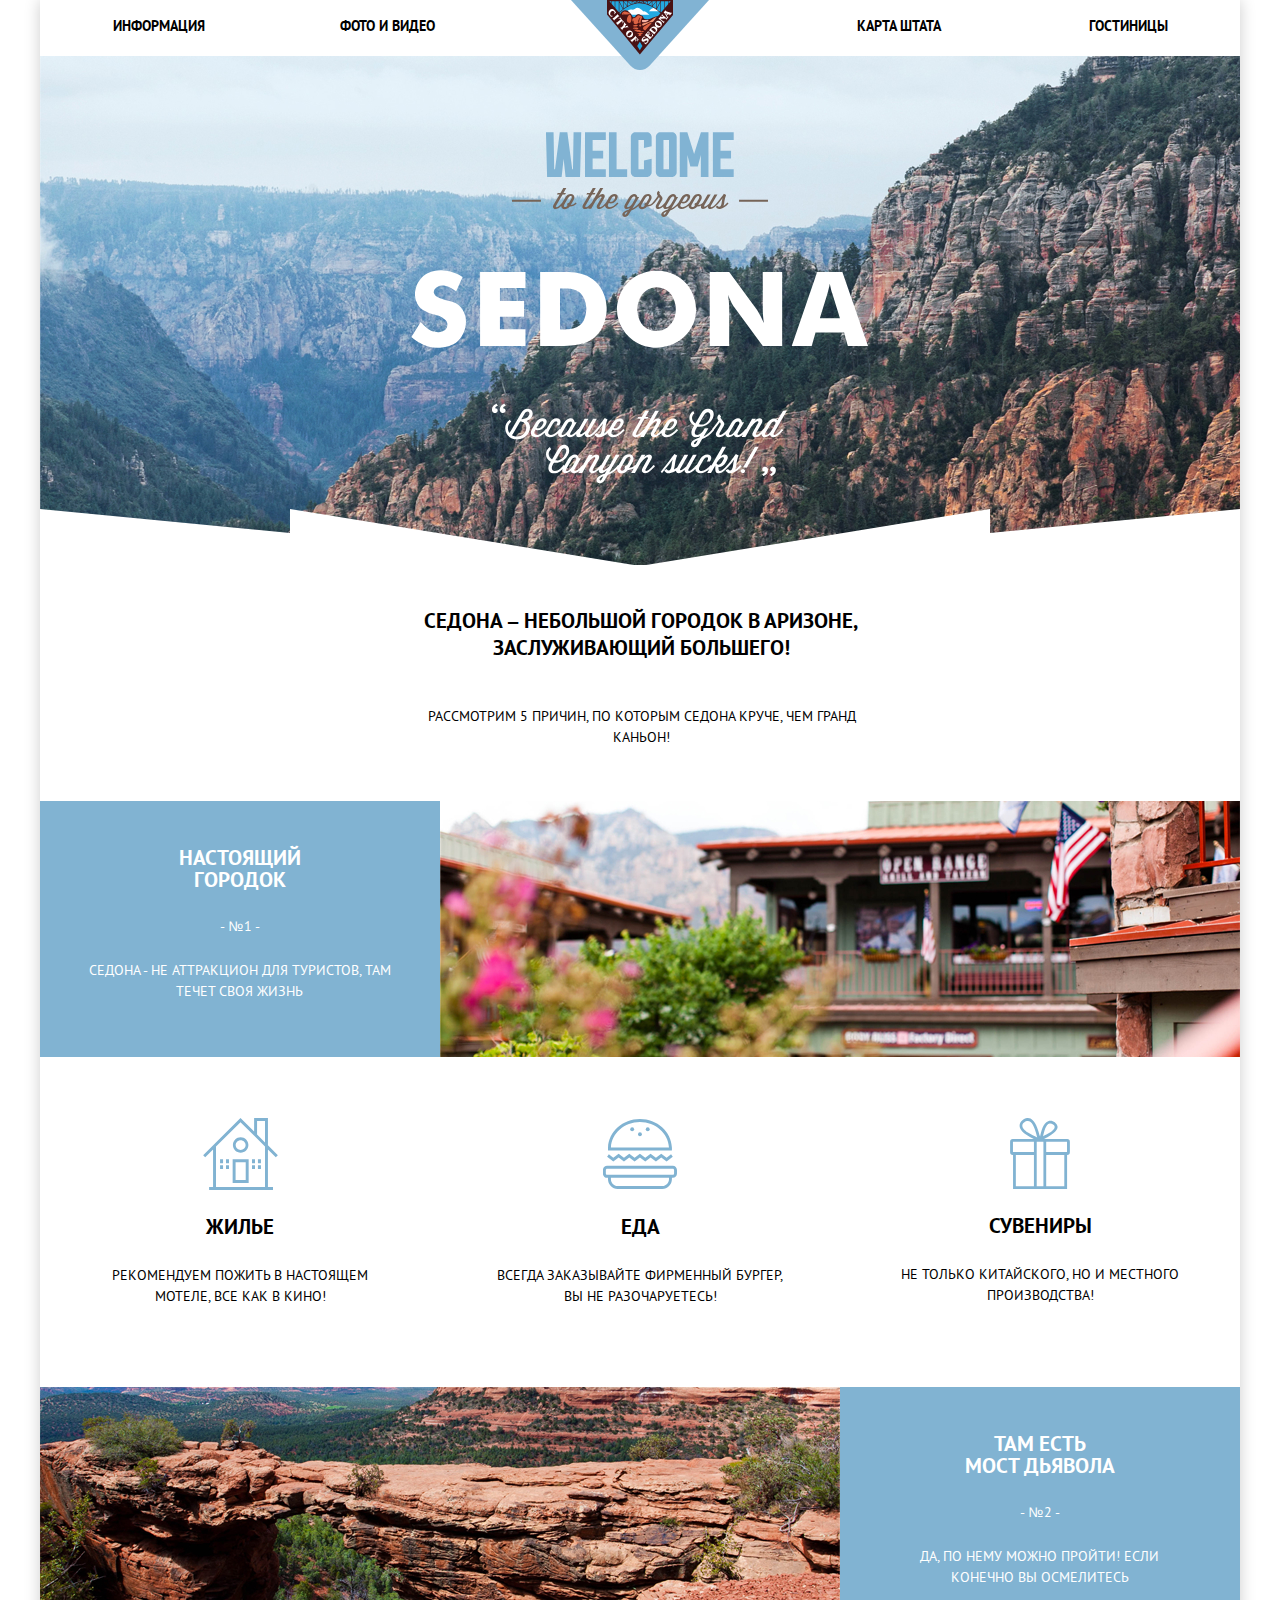
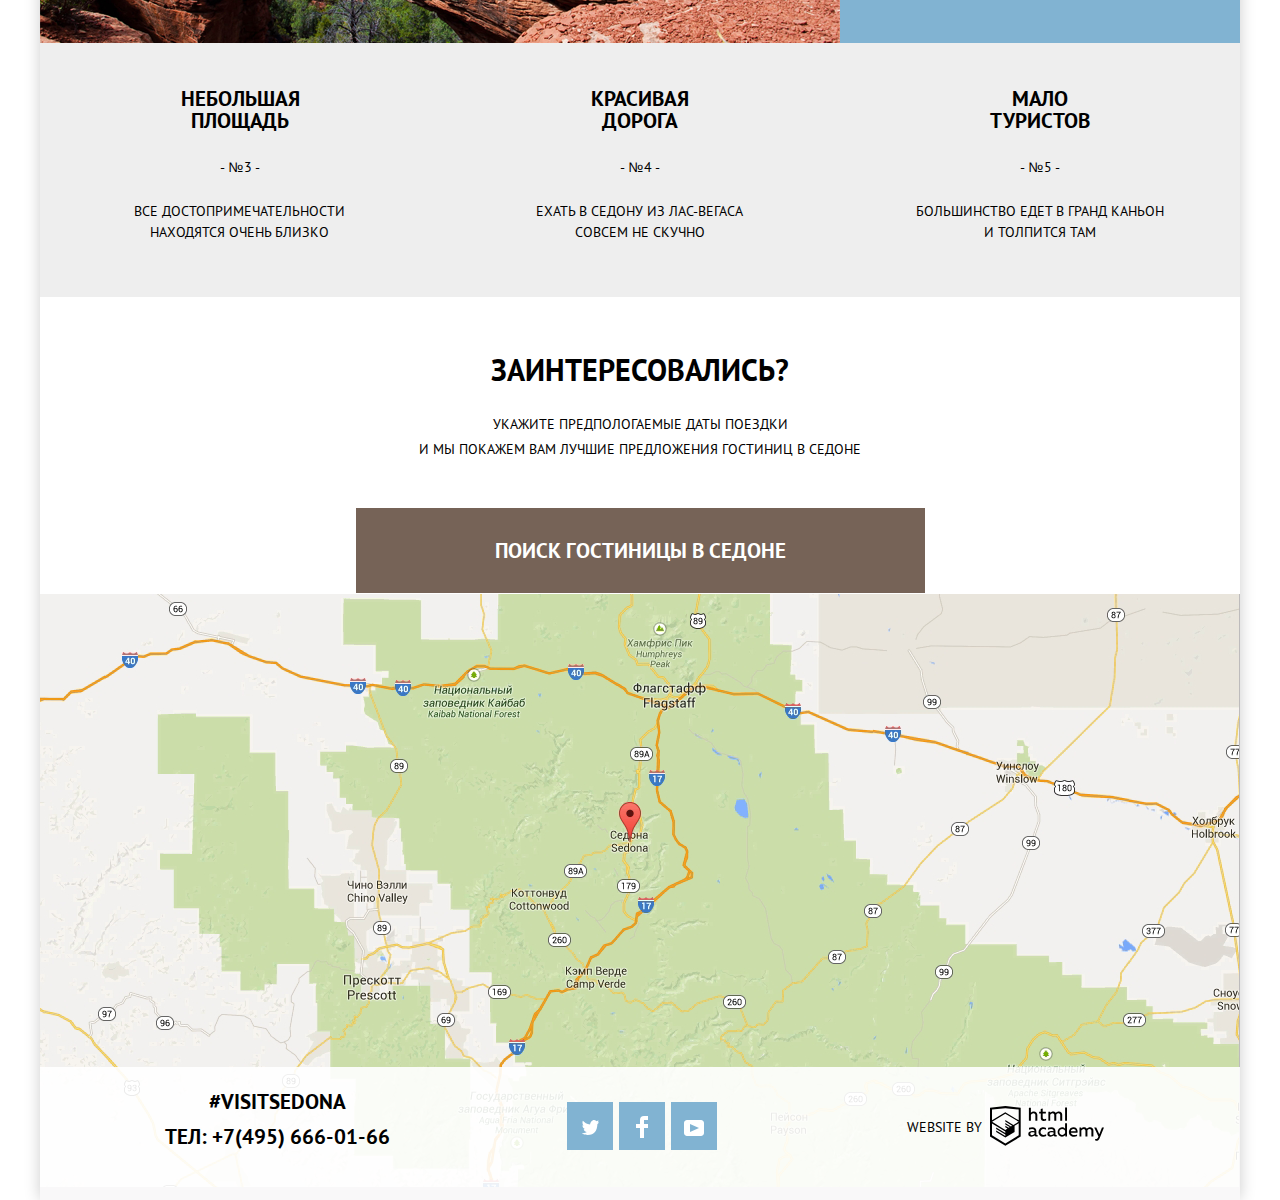
<file: index.html>
<!DOCTYPE html>
<html lang="ru">

<head>
  <meta charset="utf-8">
  <meta name="viewport" content="width=device-width, initial-scale=1">
  <link rel="stylesheet" href="css/normalize.css">
  <link rel="stylesheet" href="css/style.min.css">
  <title>«Седона» - Сайт туристического городка в штате Аризона</title>
</head>

<body class="page-body">
  <div class="page-wrapper">
    <header class="main-header">
      <nav class="main-nav">
        <a class="logo">
          <svg width="138" height="70" aria-label="Логотип «Седона»" viewBox="0 0 138 70"
            xmlns="http://www.w3.org/2000/svg">
            <path d="M138 0H0l59.51 65.68c5.22 5.761 13.76 5.761 18.98 0z" fill="#81b3d3" />
            <path d="M36.687.457l32.148 37.879 32.02-37.65z" fill="#23a9e1" />
            <path
              d="M61.1 14.719h17.32c-1.29-.8-4.355-4.582-6.043-3.176-.137.115-4.871-5.744-7.982-2.921-2.713 2.466-3.973-.323-7.048 1.63-3.505 2.318 2.026 3.684 3.753 4.467m26.73-3.478l-9.86.054c3.896-4.5 5.647-4.018 9.86-.054"
              fill="#fff" />
            <path
              d="M97.622 3.588V1.154h2.08zm-49.245 9.41l.09.083c.024-.024 2.327-2.511 5.983-4.964 3.367-2.259 8.592-4.944 14.383-4.912 5.778.028 11.077 2.722 14.506 4.977 3.665 2.41 6.027 4.84 6.132 4.95l-2.515 2.945c-4.488.616-7.702 3.945-12.077 3.217-2.205-.366-2.271-1.632-2.902-2.893-.484-.969-1.256-.846-2.263-1.24-.937-.366-1.479-1.128-3.351-.688-1.642.385-1.822 2.933-3.865 2.787-1.096-.079-1.175-1.621-2.755-3.596-4.09-4.915-7.892-4.235-10.547.308l19.638 23.33zM40.011 1.153V3.06l-1.604-1.906zm53.876 0h3.227v3.03L93.887 7.96zM89.832 12.61V1.154h3.546v7.404l-3.5 4.098a.966.966 0 0 0-.046-.046m-.508-10.389v9.894a41.051 41.051 0 0 0-3.557-2.986zm-4.165-.358v6.819c-.463-.334-.95-.673-1.465-1.012-.664-.438-1.4-.892-2.194-1.34zm-4.312-.133v4.24a32.83 32.83 0 0 0-3.12-1.474zm.508-.576h3.727l-3.727 4.55zm4.312 0H89.3l-3.634 7.06zm-8.797 0h3.86L77.2 4.282c-.109-.042-.221-.081-.331-.122V1.154zm-.509.417v2.403a25.927 25.927 0 0 0-3.1-.887zm-4.203.042v1.26a21.458 21.458 0 0 0-2.179-.252zm-6.766-.039l2.248 1.042c-.762.043-1.512.13-2.248.253zm-4.12-.003l3.065 1.498c-1.06.229-2.083.528-3.066.875zm3.61 1.2l-3.304-1.617h3.305zm3.566-.342l-2.754-1.275h2.754zm.609-1.275h2.881l-2.881 1.334zm3.759 0h3.24l-3.24 1.584zM60.405 4.265l-3.51-3.11h3.869V4.13l-.359.135m-3.618-2.527l3.093 2.741a31.493 31.493 0 0 0-3.093 1.489zm-4.312.128l3.64 4.48a35.89 35.89 0 0 0-3.64 2.41zm-4.165.358l3.586 6.974a37.772 37.772 0 0 0-3.586 3.151zm3.656 6l-3.634-7.07h3.634zm4.312-2.485l-3.726-4.585h3.726zM43.747 7.497L40.52 3.664v-2.51h3.227zm.508-6.343H47.8v11.16l-3.546-4.212zm24.8-1.153H36v14.582L68.836 54.52l.22-.275L102 15.04V0z"
              fill="#491213" />
            <path d="M66.227 46.026l2.61-4.22 2.598 4.22-2.598 4.23z" fill="#23a9e1" />
            <path
              d="M74.218 30.556c-3.433-2.02-2.564-3.523.23-4.925 1.462-.734 4.754-3.38 6.133-2.499l-6.363 7.424m-2.334 2.517c-2.046-.095-4.33-.365-6.262.055 1.207.302 4.151 1.165 1.41 1.894.983 1.407 2.578 1.317 3.624.082-.425-.209-.655-.466-1.007-.686 1.085-.196 2.1-.822 2.235-1.345m1.235-1.574c-.933-.796-1.877-.84-2.746 0-1.165-2.137-5.4-1.421-7.379-1.72 1.065 2.614 9.65 3.102 10.124 1.72m-6.773-2.151c-1.565-.485-6.84-.364-3.388-1.794 1.065-.441 6.593.063 3.388 1.794m1.912-3.03c-.477-1.077.365-2.36 1.74-1.428 1.199.813-.552 2.017-1.74 1.428m-2.836.091c-2.265.679-5.273-.784-1.63-1.52 2.261-.456 4.666.506 1.63 1.52.091-.027-.084.028 0 0m-2.665-6.234c-.545 1.624-1.533 1.927-1.423-.045.126-2.274 1.609-1.729 3.2-2.6 1.324-.726 2.038-3.385 4.31-1.795 1.014.71 2.176.116 2.5 1.19-.016-.054-2.95 6.692-1.318 6.692-3.22 0-1.8-3.845-.568-6.426-1.198.574-3.143 4.341-1.546 4.961-.831 1.095-3.372 2.561-4.696 1.492-1.006-.81-.447-2.158-.459-3.47m-3.963 2.811c-5.596-.046-1.813-8.648.091-8.128 2.19.696 1.944 8.194-.091 8.128m-6.17-8.146c-2.624-.109-1.526-2.567.257-3.121 1.695-.528 5.25 1.114 6.39 2.205-1.808.555-4.146.476-6.134.568-.146-2.026-.62-1.32-.512.348"
              fill="#dc6243" />
            <path
              d="M71.774 25.832c-2.908-2.987 4.342-2.712 5.51-3.763.85.284 6.99-5.377 8.485-5.025-1.074 1.26-3.388 5.282-5.047 5.282-1.275 0-2.565-.19-3.552.718-1.444 1.33-3.837 2.006-5.396 2.788"
              fill="#f49774" />
            <path
              d="M72.727 22.18c-1.592.856-3.098-2.536-.349-2.206 1.826.22 3.676-.154 5.42.147-1.251 1.487-3.056 2.306-5.071 2.059"
              fill="#f4b1a4" />
            <path
              d="M51.113 20.935c.333.401.578.834.523 1.374-.038.375-.607 1.006-.175 1.198l1.455-1.84c-.39-.098-3.482-3.796-3.532-4.201l-2.051 1.126c.106.429.84.003 1.203.03.538.038.926.363 1.268.747-1.12.94-3.85 3.257-4.138 3.305-.146.023-.706-.39-.714-.037-.004.17.553.659.659.786l1.447 1.722c.401-.183-.072-.475.133-.807.15-.243 3.181-2.77 3.922-3.403m-3.423-4.531c.287-.062.405.282.622-.036l-1.59-1.894c-.241-.287-.546-.595-.459.012.058.409-3.969 3.677-4.215 3.778-.31.128-.492-.27-.72.063.475.564.948 1.129 1.424 1.693.16.19.309.397.485.573.22.22.135-.437.145-.38-.06-.333.342-.616.555-.797 1.004-.884 3.505-2.979 3.753-3.012m-5.694-.595c-1.147.34-2.37-.107-2.731-1.326-.353-1.191.398-2.439 1.344-3.117.935-.67 2.33-.63 2.84.544.224.52.102 1.108-.061 1.625-.105.328-.388.649.035.836.56-.711 1.118-1.421 1.676-2.133-.684-.41-.985-1.092-1.493-1.684-.572-.696-1.34-1.35-2.26-1.483-1.864-.264-3.62 1.66-3.762 3.405-.089.946.242 1.849.808 2.597.487.645 1.213 1.054 1.581 1.788.17.062 1.756-.67 2.133-.815-.033-.072-.057-.178-.11-.237-.494.146 0 0 0 0m25.512 23.636c-.747-.499-2.613-3.044-2.969-3.468l-.213-.253c-.007-.01-.185.145-.16.124-.112.094.086.372-.034.56-.515.806-3.738 3.236-3.905 3.352-.36.25-.756-.103-.967.206.467.554 1.805 2.3 1.96 2.325.311.05.096-.53.136-.649.08-.24 1.71-1.588 2.304-2.084.218-.183.447.276.577.468.212.315.307.65.193 1.019-.075.24-.465.597-.162.762.402-.47 1.533-1.788 1.696-1.98.164-.19-.367-.023-.304-.056-.24.124-.466.153-.69-.018-.063-.047-.707-.702-.643-.757.28-.235.623-.625.984-.714.56-.138 1.027.984 1.11 1.382.078.375.067.77-.05 1.136-.08.251-.316.452.012.604l1.383-1.896a.463.463 0 0 1-.258-.063c-.083-.056.09.045 0 0m-9.227-8.921a3.35 3.35 0 0 0-1.977.793c-1.43 1.203-1.616 3.275-.492 4.753 1.292 1.702 3.374 1.895 5.059.694 1.43-1.205 1.612-3.282.5-4.766-.758-1.01-1.932-1.54-3.09-1.474zm1.19 1.386c.949-.108 1.503.799 1.099 1.768-.42.98-1.43 1.989-2.424 2.38-1.18.465-2.011-.537-1.531-1.657.422-.984 1.43-1.983 2.426-2.38.15-.059.294-.095.43-.11zm-2.783-4.63c.308.038.601.356.824.027l-1.447-1.712c-.386.174.03.356-.126.63-.158.277-1.662.507-2.062.578.146-.418.58-1.698.752-1.84.353-.29.573.28.832-.092l-1.78-2.112c-.2-.238-.362-.667-.636-.441.024-.02.003.955-.058 1.125-.056.153-.608 2.361-1.25 2.901-.32.27-1.453 1.256-1.755 1.362-.35.122-.535-.389-.792-.025l1.617 1.92c.082.096.391.56.498.58.339.06.04-.58.074-.706.098-.28 1.623-1.765 2.27-1.856.948-.133 2.077-.455 3.039-.34.22.027-.229-.028 0 0m24.239 6.77c.124.421.194.865.14 1.305-.07.566-.636 1.898-1.411 1.519-.76-.373-1.425-1.122-2.07-1.657.52-.608.978-1.135 1.853-.84.24.08.446-.024.194-.17-.263-.153-2.022-1.276-2.117-1.169-.175.202.343.564.143.957-.148.29-.396.54-.605.79-.467-.394-1.248-.813-.685-1.464.352-.428.811-.76 1.361-.87.368-.075 1.195.252 1.302-.146-.705-.34-1.41-.677-2.115-1.016.115.52-2.173 2.937-2.681 3.548-.074.088-.427.395-.431.517-.006.278.403.062.427.054.315-.116 4.424 3.317 4.526 3.552.065.182-.144.373-.02.475-.006-.006.148.14.165.12.253-.304 2.936-3.88 3.489-4.036a239.664 239.664 0 0 1-1.537-2.372c-.383.168-.013.616.072.903m-4 4.352c-1.348-.87-3.633.83-3.976.994-.675.319-1.162-.353-.812-.975.304-.54.904-.801 1.5-.837.18-.01.875.128.946.017.084-.131.148-.142.028-.224-.557-.375-1.112-.75-1.667-1.126-.115.685-.9 1.121-1.348 1.585-.534.555-.987 1.253-.987 2.05 0 .736.441 1.39 1.089 1.726.737.384 1.505.076 2.158-.331.407-.255.814-.556 1.249-.76.646-.303 1.495-.041 1.267.824-.183.696-.876 1.337-1.56 1.519-.4.106-.825.07-1.216-.059-.28-.091-.645-.476-.799-.072l2.26 1.647c.068-.493.34-.708.706-1.015.477-.419.933-.858 1.294-1.383.753-1.1 1-2.638-.132-3.58m17.617-28.065a.222.222 0 0 0-.088.072l-.79.95-.814.982c-.168.204-.349.296-.025.467.543-.272 3.518 4.768 3.252 5.492-.47.244-4.49-3.283-4.598-3.516-.033-.095.178-.662-.136-.613-.149.023-.484.583-.578.697l-.577.695c.216.315.336-.013.623.028.249.05 1.198.864 1.456 1.08-.47.017-1.743.086-1.905.074-.586.073-.275-.431-.66-.605l-1.478 1.795-.86 1.043c-.035.042-.03.02.031.072.215.177.068.109.37.004.328-.115 4.256 3.2 4.398 3.369.245.292-.1.633.268.793l1.168-1.418c.059-.072.091-.066.013-.13-.277-.228-.309.138-.65.1-.346-.057-2.855-2.186-3.828-2.992l5.322-.197c.195-.007.74.581.695.79-.052.244-.301.361.034.515.311-.374.64-.746.945-1.125l.148-.184a.478.478 0 0 0 .135-.172l.11-.137c.275-.314 1.169-1.303 1.062-1.396-.3-.26-.446.302-.844-.035-.226-.162-.793-1.16-.935-1.402-.172-.292.394-.583.625-.727.504-.313 2.107-.767 2.26.227.025.167-.177.357-.055.457.028.024.133.156.176.105l2.142-2.576c-.063-.053-.135-.147-.21-.176-.474.473-5.466-1.52-5.83-1.795-.166-.066-.192-.673-.372-.611zm-.225 2.553c.764.318 1.526.638 2.287.96-.23.064-.447.166-.648.293h-.002a3.71 3.71 0 0 0-.621.495l-1.016-1.748zm-6.588 7.753c-1.107-.076-2.23.41-3.023 1.317-1.235 1.5-1.112 3.678.393 4.945 1.518 1.25 3.68.932 4.916-.55 1.232-1.496 1.147-3.68-.385-4.934a3.302 3.302 0 0 0-1.9-.778zm-1.449 1.559c.622.038 1.31.414 1.742.703.78.521 2.214 1.687 1.477 2.738.048-.058.083-.097-.05.07a.162.162 0 0 1-.018.018c-.8.84-2.18.063-2.924-.474-.745-.538-2.022-1.668-1.207-2.664.257-.314.607-.414.98-.391zm-3.127 4.28c-1.214-.067-2.403.496-3.299 1.576-.642.771-1.282 1.544-1.922 2.316.228.332.495-.078.827.113.283.163 4.053 3.312 4.115 3.485.106.297-.165.356.094.568.111.093 2.944-3.405 3.203-4.02.448-1.139.091-2.387-.82-3.175.073.06.177.145-.042-.037-.69-.518-1.427-.787-2.156-.827zm-1.053 1.58c.095.003.184.016.266.037 1.422.363 3.384 2.115 2.129 3.628-.156.193-.029.035-.432.422-.198.19-4.179-3.034-4.02-3.209.475-.521 1.396-.904 2.057-.879z"
              fill="#fff" />
          </svg>
        </a>
        <ul class="site-navigation">
          <li class="site-navigation__item"><a href="#">Информация</a></li>
          <li class="site-navigation__item"><a href="#">Фото и Видео</a></li>
          <li class="site-navigation__item"><a href="#">Карта Штата</a></li>
          <li class="site-navigation__item"><a href="./hotels.html">Гостиницы</a></li>
        </ul>
      </nav>
    </header>
    <main class="container">
      <h1 class="visually-hidden">«Седона» - Туристический городок в штате Аризона</h1>
      <section class="promo">
        <h2 class="visually-hidden">О нашем городе</h2>
        <div class="promo__banner banner">
          <svg class="banner__slogan" viewBox="0 0 458 352" xmlns="http://www.w3.org/2000/svg">
            <path
              d="M152.31 56.094l-2.845 4.875h-2.73l-.87 1.435h2.757l-6.068 10.383c-1.278 2.209-.377 4.247 2.061 4.247 1.754 0 3.691-1.304 5.557-3.073-.006 3.802 5.341 4.545 8.61.461h.666c1.8 0 4.644-1.09 6.184-2.896-.2-.404-.722-.861-1.128-1.033l-.205.228c-1.364 1.463-3.047 2.178-4.558 2.207l2.845-4.846c1.828-3.127.145-6.08-2.701-6.08-2.322 0-4.12.916-5.862 3.9l-1.48 2.553-1.237 2.09-.156.176c-2.176 2.496-4.298 4.475-5.633 4.475-.667 0-1.045-.46-.348-1.635l6.476-11.158h2.465l.872-1.436h-2.499l2.846-4.873zm7.531 7.836c.984.09 1.45 1.295.422 3.037l-2.204 3.727h-.145c-.987 0-1.77.804-1.77 1.779 0 .371.116.716.291 1.004l-.03.056c-1.422 2.41-4.879 1.951-3.079-1.146l2.294-3.928 1.451-2.437c.927-1.556 2.005-2.162 2.77-2.092zm21.933-7.84l-2.845 4.877H176.2l-.87 1.434h2.757l-6.069 10.383c-1.277 2.208-.376 4.246 2.062 4.246 1.223 0 2.538-.637 3.853-1.621l-.778 1.334h3.046l4.588-7.887c4.644-5.767 6.706-5.02 5.399-2.81l-3.92 6.74c-1.278 2.21-.377 4.248 2.061 4.248 1.796 0 3.788-1.37 5.693-3.205.146 1.857 1.667 3.205 4.09 3.205 3.423 0 6.82-2.64 9.316-5.508-.197-.403-.719-.861-1.126-1.033l-.203.226c-2.178 2.497-4.964 4.475-7.082 4.475-1.86 0-2.964-1.146-1.57-3.555l.29-.52c1.946.805 5.604.431 7.868-3.44l.437-.747c1.625-2.753.058-4.818-2.41-4.818-2.439 0-4.383 1.263-5.66 3.441l-2.93 4.965-.176.2c-2.177 2.494-4.295 4.472-5.631 4.472-.666 0-1.046-.46-.35-1.635l4.355-7.543c1.306-2.265.06-3.9-1.624-3.9-1.307 0-2.702.717-4.21 2.265l4.818-8.289h-3.019l-8.423 14.438-.17.19c-2.176 2.496-4.297 4.474-5.633 4.474-.667 0-1.044-.46-.346-1.635l6.472-11.158h2.467l.872-1.433h-2.496l2.845-4.875zm21.312 8.242c.969-.057 1.501.86.489 2.604l-.437.746c-1.45 2.438-3.397 2.38-4.53 1.978l1.946-3.357c.763-1.292 1.78-1.926 2.532-1.97zm44.318-5.463c-1.714 1.52-1.858 3.214-.783 4.59l.262.344c-1.335 1.865-3.135 4.387-5.11 6.684l.002.003-.203.229c-1.365 1.461-3.046 2.18-4.558 2.209l2.843-4.848c1.83-3.126.147-6.08-2.7-6.08-2.32 0-4.12.918-5.86 3.9l-1.484 2.553-1.238 2.092-.154.176c-2.497 2.84-4.643 4.671-7.025 5.676l6.763-11.414h-1.77c0-1.234-1.276-2.87-3.164-2.87-1.624 0-3.89 1.265-5.168 3.444l-4.238 7.227c-1.278 2.208-.378 4.246 2.06 4.246.843 0 1.86-.374 2.877-1.004l-.843 1.404c-4.064 1.233-6.62 2.868-6.62 5.106 0 2.869 4.442 3.471 6.62-.2l2.292-3.93c2.416-.743 4.783-2.147 7.24-4.464-.021 3.817 5.337 4.567 8.61.476h.668c1.8 0 4.645-1.089 6.184-2.896 1.449-1.664 2.58-3.155 4.99-6.395l.405.489c.377.487.525 1.09.175 1.691l-3.193 5.479c-1.28 2.21-.379 4.246 2.061 4.246 1.53 0 3.204-.995 4.842-2.422-.05 1.386.887 2.422 2.619 2.422.84 0 1.857-.373 2.874-1.004l-.842 1.402c-4.065 1.233-6.616 2.868-6.616 5.106 0 2.869 4.44 3.47 6.616-.2l2.292-3.93c2.46-.758 4.87-2.206 7.377-4.599.136 1.868 1.658 3.225 4.09 3.225 2.458 0 4.899-1.363 7.004-3.19-.117 3.905 5.31 4.703 8.612.578h.668c.945 0 2.175-.308 3.357-.853-.813 2.073-.066 3.465 1.661 3.465 1.656 0 3.513-1.492 4.964-2.868-.29 1.605.667 2.868 2.584 2.868 2.496 0 5.37-2.637 7.868-5.506l-.002-.002c1.712-1.952 3.223-4.043 4.298-5.448-1.19 3.096-.555 8.66-3.426 8.66-1.016 0-1.42-1.09-1.42-1.09l-1.89.975s.551 2.412 3.31 2.412c.29 0 .552-.03.84-.06.03 0 .061-.027.091-.027 3.076-.4 6.124-2.81 8.388-5.42-.173-.459-.696-.918-1.13-1.034l-.203.229a18.852 18.852 0 0 1-3.63 3.24c.957-2.84.755-7.2 2.614-11.014l-2.264-1.205c-1.25 1.693-3.977 5.593-6.706 8.748v.002l-.203.229c-2.176 2.496-4.295 4.472-5.631 4.472-.667 0-1.045-.459-.347-1.634l6.444-11.158h-3.02l-5.37 9.265c-2.293 2.064-4.062 3.212-4.644 2.953-.754-.314 0-1.433.378-2.064l5.893-10.152h-3.02l-4.734 8.092-.199.226c-1.364 1.463-3.047 2.18-4.558 2.21l2.845-4.849c1.828-3.127.15-6.08-2.699-6.08-2.323 0-4.123.918-5.864 3.903l-1.482 2.55-1.237 2.09-.155.178c-2.176 2.496-4.964 4.473-7.083 4.473-1.858 0-2.96-1.146-1.567-3.555l.29-.518c1.944.804 5.604.43 7.867-3.443l.438-.746c1.623-2.754.058-4.819-2.41-4.819-2.44 0-4.387 1.265-5.663 3.444l-2.926 4.965-.175.197c-2.499 2.84-4.645 4.673-7.028 5.678l6.764-11.416h-1.772c0-1.234-1.277-2.868-3.164-2.868-1.625 0-3.889 1.263-5.167 3.442l-2.896 4.937-.008-.004-.203.23c-2.176 2.495-4.298 4.474-5.634 4.474-.667 0-1.042-.46-.346-1.635l3.018-5.22c1.045-1.807.551-2.87-.437-4.046l-1.683-2.01c-.435-.545-.435-1.146.175-1.72zm-10.294 5.06c.984.09 1.451 1.296.424 3.038l-2.204 3.727h-.147c-.986 0-1.77.804-1.77 1.779 0 .371.116.716.29 1.004l-.028.056c-1.422 2.41-4.878 1.951-3.078-1.146l2.292-3.928 1.453-2.437c.928-1.556 2.004-2.162 2.768-2.092zm50.158 0c.984.09 1.453 1.296.426 3.038l-2.206 3.727h-.147c-.986 0-1.768.804-1.768 1.779 0 .371.116.716.289 1.004l-.03.056c-1.421 2.41-4.875 1.951-3.075-1.146l2.292-3.928 1.451-2.437c.927-1.556 2.003-2.162 2.768-2.092zm-11.7.405c.968-.057 1.497.859.485 2.602l-.435.746c-1.451 2.438-3.397 2.38-4.53 1.978l1.948-3.355c.762-1.292 1.78-1.926 2.532-1.97zm-52.403.201c1.023-.006 1.678.884.845 2.4l-2.292 3.96c-1.83 2.897-3.66 4.3-4.938 4.3-.667 0-1.045-.459-.349-1.634l4.212-7.256c.71-1.217 1.727-1.765 2.522-1.77zm38.923 0c1.023-.006 1.678.884.845 2.4l-2.292 3.96c-1.828 2.897-3.66 4.3-4.936 4.3-.667 0-1.043-.459-.349-1.634l4.21-7.256c.71-1.217 1.727-1.765 2.522-1.77zM216.75 79.443l-1.364 2.407c-.638 1.118-1.654.947-1.654.144 0-.774.727-1.662 3.018-2.55zm38.925 0l-1.362 2.407c-.64 1.118-1.656.947-1.656.144 0-.774.726-1.662 3.018-2.55zm-154.65-11.612h28.922v1.95h-28.922zm227.03 0h28.922v1.95h-28.922z"
              fill="#766458" />
            <path
              d="M322.7 37.364V45.1h-20.816V.353H322.7v7.671h-13.201v10.803h10.535v7.67h-10.535v10.867zM289.908.354h7.551v44.747h-7.616v-21.99l-3.047 11.378h-7.425l-2.982-11.378v21.99h-7.617V.354h7.552l6.791 21.605zm-31.909 7.67h-5.523v29.34H258zm2.982-7.67c2.54 0 4.698 2.109 4.698 4.731V40.37c0 2.557-2.158 4.73-4.698 4.73h-11.424c-2.6 0-4.696-2.173-4.696-4.73V5.085c0-2.621 2.096-4.73 4.696-4.73zm-28.01 28.252l7.678-1.79v13.552c0 2.557-2.157 4.73-4.696 4.73h-11.425c-2.6 0-4.695-2.173-4.695-4.73V5.084c0-2.622 2.095-4.73 4.695-4.73h11.423c2.54 0 4.697 2.108 4.697 4.73v9.077l-7.678 1.79V8.023h-5.522v29.34h5.522zm-16.801 8.758V45.1h-18.213V.353h7.616v37.01zm-21.346 0V45.1h-20.816V.353h20.816v7.67h-13.2v10.804h10.535v7.67h-10.535v10.866zM162.564.354h7.677L169.037 45.1h-14.47l-1.968-18.474-1.967 18.474h-14.533L134.957.354h7.616l.635 37.01h.824l4.76-37.01h7.552l4.888 37.01h.762z"
              fill="#81b3d3" />
            <path
              d="M380.74 213.95l25.432-73.974h25.2l25.664 73.974H436.83l-3.716-13.355h-28.568l-3.832 13.355zm35.652-52.142l-7.548 24.503h20.09l-7.549-24.503a200.681 200.681 0 0 1-1.161-3.6 85.695 85.695 0 0 1-.813-3.832c-.155-.465-.271-.89-.348-1.278-.078-.464-.155-.89-.233-1.277-.077.387-.193.813-.348 1.277-.077.387-.155.813-.232 1.278-.078.155-.116.31-.116.464 0 .078-.04.194-.117.349a42.821 42.821 0 0 1-.812 3.367 49.862 49.862 0 0 1-.813 3.252zm-117.68 52.142v-73.974h19.51l27.871 37.974a37.228 37.228 0 0 1 1.974 3.484 53.506 53.506 0 0 1 1.974 3.6l1.394 3.02c.464 1.006.929 1.973 1.393 2.902a23.097 23.097 0 0 0-.348-2.438c-.077-.774-.155-1.587-.232-2.439a91.7 91.7 0 0 1-.349-4.761 99.816 99.816 0 0 1-.116-4.994v-36.348h19.393v73.974h-19.393l-28.103-38.206c-.774-.929-1.51-2.013-2.206-3.251a65.83 65.83 0 0 1-1.974-4.065 103.301 103.301 0 0 0-1.394-2.903 50.987 50.987 0 0 0-1.161-2.787c.387 2.4.697 4.839.929 7.316s.342 4.955.348 7.432v36.464zm-88.009-54.984c3.561-6.58 8.516-11.613 14.864-15.097s12.968-5.226 19.858-5.226c.929 0 1.858.039 2.787.116 1.007.078 1.974.155 2.903.233a41.113 41.113 0 0 1 8.478 2.09 39.444 39.444 0 0 1 8.129 3.948c5.497 3.562 9.755 8.323 12.774 14.284 3.019 5.884 4.529 12.04 4.529 18.464 0 .774-.039 1.587-.116 2.439 0 .774-.078 1.548-.233 2.323a27.068 27.068 0 0 1-.929 4.877 36.028 36.028 0 0 1-1.51 4.645c-3.251 7.51-8.322 13.355-15.212 17.535-6.89 4.103-14.13 6.155-21.716 6.155a11.48 11.48 0 0 1-1.626-.116h-1.51a46.946 46.946 0 0 1-7.897-1.394 37.927 37.927 0 0 1-7.432-2.903c-6.503-3.406-11.613-8.245-15.329-14.516-3.716-6.348-5.574-12.929-5.574-19.742 0-1.006.039-2.013.116-3.02.077-1.006.232-2.05.465-3.135a43.647 43.647 0 0 1 1.625-6.039 36.922 36.922 0 0 1 2.555-5.922zm52.839 26.593c.232-.774.426-1.587.58-2.439.233-.851.388-1.703.465-2.555.078-.541.116-1.083.116-1.625.078-.542.116-1.046.116-1.51a8.46 8.46 0 0 0-.116-1.394v-1.393c-.387-3.33-1.393-6.542-3.02-9.639-1.625-3.097-3.87-5.497-6.735-7.2-.774-.387-1.548-.735-2.322-1.045s-1.549-.58-2.323-.813a24.028 24.028 0 0 0-2.322-.348 11.816 11.816 0 0 0-2.323-.233c-3.948 0-7.587 1.24-10.916 3.717-3.329 2.477-5.652 5.767-6.968 9.87l-.232.465v.464a18.358 18.358 0 0 0-.58 2.207c-.155.697-.31 1.432-.465 2.206l-.232 1.626v2.439c0 .232.038.503.116.813.232 4.103 1.47 8.013 3.716 11.729 2.322 3.638 5.497 6.038 9.522 7.2l1.394.464c.464.078.968.155 1.51.232l1.393.233h1.394c4.103 0 7.78-1.2 11.032-3.6 3.329-2.478 5.729-5.768 7.2-9.871zm-82.156 21.423c-3.639 2.477-7.587 4.18-11.845 5.11s-8.555 1.51-12.89 1.742a59.574 59.574 0 0 1-3.716.116h-23.806v-73.974h25.084c1.239 0 2.439.038 3.6.116 4.18.232 8.284.813 12.31 1.742a30.348 30.348 0 0 1 11.264 5.11c4.335 3.019 7.703 7.006 10.103 11.96 2.4 4.955 3.755 10.064 4.064 15.33.078.464.117.928.117 1.393v2.903c-.233 5.497-1.549 10.8-3.949 15.91s-5.845 9.29-10.335 12.542zm-32.4-9.639c.232 0 .465.039.697.116h.813c.31 0 .58.04.813.117h3.135c.852-.078 1.665-.155 2.439-.233a30.62 30.62 0 0 0 5.922-1.045c1.936-.542 3.678-1.355 5.226-2.439 2.478-1.78 4.297-4.18 5.458-7.2a25.722 25.722 0 0 0 1.858-9.638v-.93c0-.309-.038-.619-.116-.928a23.144 23.144 0 0 0-2.09-8.478c-1.239-2.787-2.942-4.993-5.11-6.62a13.34 13.34 0 0 0-5.458-2.67 30.682 30.682 0 0 0-6.039-.813h-7.548zm-79.91 16.606v-73.974h45.406v16.142H88.934v12.89h24.039v15.794H88.934v12.542h25.548v16.606zM9.673 190.115c.077.078.116.155.116.233.078 0 .155.038.232.116 2.09 2.322 4.452 4.49 7.084 6.503 2.632 1.935 5.652 2.98 9.058 3.135.078 0 .155.04.232.117h.349c.077 0 .155.038.232.116h1.277c.388-.078.736-.155 1.046-.233a9.692 9.692 0 0 0 3.484-1.393c1.16-.697 2.051-1.549 2.67-2.555l.233-.465.232-.464c.155-.542.271-1.045.349-1.51.077-.464.116-.89.116-1.277 0-2.09-.93-3.832-2.787-5.226a19.948 19.948 0 0 0-5.807-3.368 16.805 16.805 0 0 0-2.439-.696 31.442 31.442 0 0 0-2.206-.581h-.232c-.078-.077-.155-.116-.232-.116a37.998 37.998 0 0 1-10.684-4.413c-3.33-2.09-5.613-5.071-6.852-8.942a100.03 100.03 0 0 1-.697-2.439 27.873 27.873 0 0 1-.348-2.67 3.412 3.412 0 0 1-.116-.814v-2.787c.077-.619.193-1.238.348-1.858a25.49 25.49 0 0 1 1.161-4.645c.542-1.548 1.239-2.942 2.09-4.18 2.478-4.104 5.652-7.046 9.523-8.826 3.949-1.781 8.052-2.671 12.31-2.671 1.007 0 2.013.077 3.02.232a46.31 46.31 0 0 1 3.251.348 39.742 39.742 0 0 1 8.245 2.323c2.787 1.084 5.342 2.361 7.665 3.832l-6.387 14.284a44.641 44.641 0 0 0-6.62-4.064c-2.322-1.162-4.838-1.742-7.548-1.742h-.93c-1.78.232-3.444 1.045-4.993 2.438-1.548 1.316-2.322 2.749-2.322 4.297v.697c.077.232.193.464.348.697.155.542.426 1.045.813 1.51.387.464.813.89 1.277 1.277.852.697 2.09 1.355 3.717 1.974 1.625.542 3.329 1.084 5.11 1.626 1.47.387 2.902.774 4.296 1.161 1.394.31 2.555.62 3.484.93 4.335 1.548 7.587 4.141 9.755 7.78 2.167 3.561 3.29 7.355 3.367 11.38v.581c0 .465-.038.93-.116 1.394v1.277c-.464 4.026-1.78 7.858-3.948 11.497-2.09 3.639-4.916 6.426-8.477 8.362a37.058 37.058 0 0 1-4.065 1.625 82.48 82.48 0 0 1-4.18 1.046 26.86 26.86 0 0 1-3.484.464 25.487 25.487 0 0 1-3.368.232h-1.278c-4.645-.154-9.212-1.161-13.703-3.02-4.49-1.935-8.477-4.49-11.96-7.664zm341.58 147.12c0-.294.057-.586.17-.877.112-.293.28-.556.503-.792a2.59 2.59 0 0 1 .827-.572c.325-.146.69-.22 1.095-.22.45 0 .882.084 1.298.252.414.17.77.41 1.061.727.247.292.437.64.572 1.044.136.404.202.83.202 1.281 0 .85-.151 1.639-.455 2.358a5.98 5.98 0 0 1-1.296 1.92 5.745 5.745 0 0 1-.843.691 9.289 9.289 0 0 1-.893.54c-.28.144-.52.264-.726.352a8.345 8.345 0 0 0-.37.17l-1.35-1.99c.25-.09.524-.207.828-.352.303-.146.59-.326.857-.539a2.93 2.93 0 0 0 .676-.76c.18-.292.28-.629.304-1.01-.65 0-1.225-.19-1.72-.574-.493-.38-.74-.931-.74-1.649m7.837 0c0-.293.057-.586.167-.877.113-.293.282-.556.506-.792.227-.235.5-.428.825-.572.327-.145.69-.22 1.096-.22.45 0 .883.084 1.297.252.417.17.77.41 1.061.727.25.292.44.64.574 1.044.134.405.202.831.202 1.281a6 6 0 0 1-.455 2.358 6.013 6.013 0 0 1-1.298 1.92 5.66 5.66 0 0 1-.845.691 8.11 8.11 0 0 1-.893.54c-.28.145-.52.264-.725.352a9.727 9.727 0 0 0-.37.17l-1.348-1.99c.247-.089.52-.207.825-.352.304-.146.59-.326.86-.539.268-.214.494-.467.673-.76.181-.292.282-.628.304-1.01a2.72 2.72 0 0 1-1.719-.574c-.49-.38-.737-.931-.737-1.648M94.53 278.519c0 .291-.057.584-.17.875a2.38 2.38 0 0 1-.503.793 2.642 2.642 0 0 1-1.923.792 3.42 3.42 0 0 1-1.297-.252 2.924 2.924 0 0 1-1.06-.725 3.122 3.122 0 0 1-.573-1.045 4.03 4.03 0 0 1-.202-1.28c0-.852.152-1.64.455-2.36a5.996 5.996 0 0 1 1.297-1.92 5.51 5.51 0 0 1 .844-.69 8.79 8.79 0 0 1 .893-.54c.28-.144.522-.263.725-.352.203-.087.326-.145.37-.167l1.348 1.988a9.538 9.538 0 0 0-.825.352c-.303.146-.59.325-.86.539-.27.213-.493.466-.673.758-.18.292-.28.63-.303 1.013.65 0 1.224.19 1.718.572.492.381.74.93.74 1.649m-7.837 0a2.456 2.456 0 0 1-.673 1.67 2.602 2.602 0 0 1-.826.571c-.326.146-.692.22-1.096.22a3.41 3.41 0 0 1-1.298-.252 2.935 2.935 0 0 1-1.06-.726 3.09 3.09 0 0 1-.573-1.045 4.001 4.001 0 0 1-.202-1.28c0-.852.15-1.64.455-2.36a5.98 5.98 0 0 1 1.297-1.92c.247-.248.527-.477.843-.691.314-.212.612-.393.893-.54.28-.144.52-.262.724-.35.202-.091.327-.147.372-.17l1.347 1.988c-.248.09-.522.208-.826.353-.303.147-.59.326-.857.538a2.95 2.95 0 0 0-.676.759c-.179.292-.28.63-.302 1.012.65 0 1.224.19 1.718.573.493.382.74.93.74 1.65m245.35 56.874h3.815l11.842-20.636h-3.776zm-.18 1.488c-1.236 0-2.182.98-2.182 2.218s.946 2.18 2.181 2.18c1.232 0 2.217-.944 2.217-2.18s-.985-2.218-2.217-2.218m-26.352-5.527l1.09-1.888c4.36-6.068 7.339-4.397 5.994-2.107l-1.815 3.124c-1.13 1.962-4.434 3.342-5.269.871m25.092 2.98c-.218-.58-.872-1.163-1.417-1.307l-.255.292a23.583 23.583 0 0 1-4.542 4.104c1.198-3.596.943-9.118 3.268-13.95l-2.835-1.527c-1.56 2.143-4.976 7.084-8.392 11.081.006.01.016.018.021.025-.014-.006-.03-.02-.045-.025l-.253.292c-2.727 3.16-5.377 5.666-7.05 5.666-.834 0-1.634-.836-1.634-2.543v-1.562c2.652.327 5.45-1.418 7.23-4.504l1.016-1.743c3.522-6.03-2.217-8.03-6.068-4.504l5.375-9.337h-3.779l-10.775 18.695a2.991 2.991 0 0 0-.689-.457l-.256.292c-2.723 3.16-6.211 5.666-8.863 5.666-2.325 0-3.705-1.453-1.961-4.504l3.884-6.757c2.18-3.742 6.032-3.124 3.778.8l-.544.944h3.09l.545-.944c2.034-3.488.071-6.104-3.015-6.104-3.051 0-5.487 1.6-7.085 4.36l-3.718 6.38c-.078-.046-.16-.1-.233-.132l-.255.292c-2.724 3.16-5.375 5.666-7.047 5.666-.836 0-1.306-.58-.436-2.07l8.066-14.133h-3.78l-6.719 11.734c-2.873 2.615-5.085 4.068-5.814 3.742-.944-.399 0-1.816.473-2.615l7.374-12.861h-3.778l-7.338 12.695c-.816.743-2.402 1.407-3.19 1.944 1.199-3.596.944-9.118 3.269-13.95l-2.832-1.527c-1.563 2.143-10.283 13.698-13.698 17.693.325.472.872.945 1.416 1.308 2.143-2.47 9.338-11.734 10.682-13.514-1.49 3.923-.69 10.972-4.288 10.972-1.27 0-1.78-1.382-1.78-1.382l-2.361 1.236s.69 3.05 4.14 3.05c.365 0 .692-.036 1.056-.072.035 0 .071-.036.106-.036 1.92-.254 4.578-1.138 6.36-2.37-.012 1.537.916 2.478 2.5 2.478 2.068 0 4.395-1.889 6.21-3.632-.361 2.035.835 3.632 3.235 3.632 2.346 0 4.959-1.886 7.437-4.363.034 2.51 1.968 4.363 5.126 4.363 3.066 0 6.114-1.713 8.741-4.016l-2.105 3.654h3.816l4.323-7.52v3.014c0 3.232.617 4.868 3.67 4.868 3.123 0 6.721-3.341 9.845-6.975-.006-.01-.018-.021-.02-.034.014.012.031.023.047.034 2.144-2.47 4.034-5.123 5.375-6.904-1.488 3.924-.688 10.973-4.287 10.973-1.27 0-1.78-1.382-1.78-1.382l-2.362 1.236s.691 3.05 4.142 3.05c.362 0 .688-.036 1.056-.072.034 0 .069-.035.105-.035 3.853-.512 7.668-3.562 10.501-6.87m-114.59-1.084h-.183c-1.235 0-2.216 1.017-2.216 2.255 0 .472.145.907.363 1.269l-.037.073c-1.779 3.05-6.103 2.47-3.85-1.454l2.87-4.977 1.816-3.088c2.653-4.505 6.285-2.725 3.997 1.2zm-25.43 14.131c-.8 1.417-2.072 1.2-2.072.184 0-.98.909-2.106 3.815-3.234zm-28.742-13.73c-2.288 3.595-4.541 5.303-6.103 5.303-.835 0-1.307-.58-.436-2.071l5.267-9.193c2.035-3.522 6.067-2.615 4.213.801zm-12.054-14.75c1.126-1.927 2.362-2.762 3.415-2.762 1.418 0 2.071.944 2.071 2.325 0 3.524-4.364 10.833-10.172 9.881h-.763zm92.777 14.094l-.254.292c-2.722 3.16-5.375 5.667-7.047 5.667-.836 0-1.307-.58-.436-2.072l5.45-9.553c1.636-2.87.07-4.941-2.035-4.941-1.636 0-3.341.871-5.231 2.833l1.417-2.469h-3.779l-6.088 10.533a2.769 2.769 0 0 0-.482-.29l-.255.292c-1.706 1.852-3.814 2.762-5.703 2.799l3.56-6.14c2.288-3.962.182-7.701-3.38-7.701-2.907 0-5.158 1.162-7.339 4.94l-1.852 3.233-1.62 2.77a2.49 2.49 0 0 0-.342-.19l-.254.291c-3.125 3.595-5.777 5.92-8.755 7.195l10.355-17.73h-3.779l-6.683 11.626c-2.907 2.687-5.16 4.176-5.886 3.85-.944-.398 0-1.816.472-2.616l7.375-12.86h-3.778l-6.028 10.43a2.484 2.484 0 0 0-.331-.187l-.254.292c-2.725 3.16-5.376 5.667-7.048 5.667-.835 0-1.307-.58-.436-2.072l5.449-9.553c1.635-2.87.073-4.942-2.034-4.942-1.635 0-3.343.872-5.231 2.834l1.417-2.469h-3.78l-6.038 10.445a2.63 2.63 0 0 0-.359-.202l-.254.292c-2.723 3.16-5.375 5.667-7.048 5.667-.835 0-1.307-.58-.436-2.072l6.104-10.68h-2.143c.145-1.598-1.49-3.814-3.961-3.814-2.033 0-4.869 1.597-6.465 4.36l-3.903 6.736c-.26-.233-.557-.415-.828-.488l-.254.292c-2.725 3.16-4.817 5.667-8.56 5.667-2.579 0-4.14-2.579-1.89-6.431l1.055-1.852c.69.107 1.381.184 2.142.184 4.033 0 8.611-2.072 11.59-7.267 1.053-1.853 1.526-3.596 1.526-5.086 0-3.415-2.217-5.63-5.013-5.63-2.071 0-4.542 1.454-6.248 4.432l-5.886 10.137c-2.216-1.163-3.38-3.27-3.38-5.378 0-1.743.8-3.487 2.434-4.757l-1.235-2.218c-2.69 1.928-3.887 4.504-3.887 7.05 0 3.013 1.708 5.92 4.758 7.518l-1.125 1.964c-2.651 4.578-1.09 9.662 4.25 9.662 4.226 0 6.076-1.88 8.681-4.355-.823 2.374.373 4.355 3.048 4.355 1.526 0 3.415-.98 5.232-2.469.18 1.454 1.344 2.469 3.268 2.469 1.81 0 3.778-1.124 5.72-2.773l-1.392 2.411h3.814l5.776-10.063c5.777-7.23 8.357-6.287 6.722-3.488l-4.904 8.534c-1.598 2.8-.472 5.376 2.579 5.376 2.033 0 4.266-1.42 6.44-3.41-.453 2.078.506 3.41 2.388 3.41 1.817 0 3.886-1.526 5.595-3.05l-2.071 3.56c-5.123 1.524-8.32 3.633-8.32 6.465 0 3.633 5.56 4.397 8.282-.253l2.906-4.978c3.159-.994 6.273-2.953 9.525-6.172-.52 5.277 6.508 6.48 10.746 1.122h.835c1.38 0 3.248-.52 4.934-1.45l-2.54 4.394h3.815l5.776-10.063c5.777-7.23 8.357-6.287 6.721-3.489l-4.904 8.538c-1.598 2.799-.473 5.376 2.58 5.376 3.126 0 6.72-3.342 9.846-6.975-.255-.511-.908-1.093-1.418-1.311m118.63-35.573c-2.29 3.741-4.615 5.521-6.212 5.521-.835 0-1.307-.58-.437-2.07l5.267-9.193c2.035-3.524 6.067-2.615 4.214.8h.035zm-36.187.219c-2.29 3.594-4.543 5.302-6.104 5.302-.836 0-1.307-.58-.437-2.07l5.268-9.193c2.034-3.524 6.066-2.615 4.214.8zm-39.917 13.73c-.797 1.417-2.07 1.2-2.07.184 0-.981.872-2.107 3.779-3.234zm8.028-28.481c1.127-1.926 2.362-2.76 3.417-2.76 5.994 0 1.525 14.435-8.102 12.205h-.763zm77.664 14.097l-.255.29c-2.72 3.16-5.374 5.667-7.047 5.667-.835 0-1.307-.58-.437-2.071l12.789-22.124h-3.779l-5.557 9.591c-.654-1.054-1.89-1.962-3.453-1.962-2.035 0-4.867 1.599-6.466 4.359l-3.698 6.38c-.079-.046-.16-.099-.234-.132l-.255.292c-2.723 3.16-5 5.666-6.672 5.666-.837 0-1.307-.58-.438-2.07l5.45-9.555c1.637-2.87.072-4.942-2.034-4.942-1.636 0-3.34.871-5.232 2.835l1.417-2.47h-3.779l-6.037 10.447a2.687 2.687 0 0 0-.36-.203l-.256.292c-2.723 3.16-5.374 5.666-7.046 5.666-.835 0-1.306-.58-.436-2.07l6.103-10.682h-2.144c.146-1.598-1.488-3.815-3.96-3.815-2.035 0-4.87 1.599-6.468 4.358l-3.652 6.306-.206.234c-2.722 3.159-5.75 5.665-7.42 5.665-.837 0-1.307-.58-.437-2.07l3.778-6.611c1.307-2.29.689-3.633-.545-5.123l-2.106-2.544c-.545-.69-.545-1.453.218-2.18l-1.962-2.143c-2.144 1.927-2.325 4.069-.982 5.813l.329.436c-1.672 2.362-3.924 5.56-6.397 8.465.075.107.164.213.258.32-3.113 3.58-5.759 5.895-8.73 7.162l4.795-8.21h-3.778l-.399.655c-1.998 3.524-4.288 6.031-7.23 6.031-2.58 0-3.05-2.579-.8-6.43l1.055-1.852a13.6 13.6 0 0 0 2.142.181c13.443 0 19.946-17.982 8.104-17.982-2.072 0-4.544 1.454-6.25 4.432l-5.885 10.135c-2.216-1.161-3.378-3.268-3.378-5.375 0-1.743.8-3.488 2.432-4.758l-1.233-2.217c-2.69 1.926-3.888 4.504-3.888 7.047 0 3.016 1.709 5.922 4.76 7.52l-1.127 1.963c-2.652 4.578-2.18 9.663 3.162 9.663 1.598 0 2.941-.472 4.105-1.2l-.983 1.71c-5.12 1.56-8.282 3.631-8.282 6.465 0 3.632 5.56 4.396 8.282-.254l2.907-4.977c3.925-1.235 7.776-3.923 11.918-8.719a2.222 2.222 0 0 0-.236-.355c1.678-1.971 3.102-3.874 5.95-7.746l.507.619c.473.616.654 1.38.218 2.144l-3.997 6.937c-1.599 2.795-.472 5.374 2.58 5.374 1.899 0 4.348-1.239 6.385-3.024-.044 1.738 1.144 3.024 3.299 3.024 1.525 0 3.415-.98 5.23-2.47.183 1.454 1.347 2.47 3.27 2.47 1.81 0 3.777-1.125 5.72-2.774l-1.392 2.412h3.813l5.777-10.065c5.777-7.229 8.357-6.284 6.72-3.487l-4.903 8.538c-1.597 2.798-.473 5.376 2.578 5.376 2.01 0 3.836-1.384 5.982-3.333-.2 1.893 1.004 3.333 3.282 3.333 1.525 0 3.414-.98 5.232-2.47.182 1.455 1.345 2.47 3.269 2.47 3.125 0 6.72-3.341 9.845-6.976-.256-.504-.909-1.085-1.42-1.302m-112.28-5.305c2.18-3.742 6.033-3.125 3.779.799l-.545.944c-1.817 3.089-4.252 3.015-5.668 2.507zm-3.051 13.587c4.287 0 8.54-3.341 11.662-6.975-.253-.51-.908-1.09-1.417-1.308l-.253.292c-2.726 3.16-6.213 5.666-8.867 5.666-2.325 0-3.705-1.453-1.962-4.505l.363-.653c2.435 1.016 7.012.545 9.846-4.36l.545-.944c2.035-3.489.073-6.104-3.016-6.104-3.05 0-5.484 1.598-7.083 4.359l-3.679 6.313c-.038-.02-.076-.048-.112-.064l-.255.292c-2.724 3.16-5.375 5.666-7.047 5.666-.836 0-1.306-.58-.437-2.071l5.45-9.555c1.635-2.87.072-4.942-2.036-4.942-1.635 0-3.379.909-5.266 2.871l6.03-10.5h-3.778l-10.656 18.49a2.471 2.471 0 0 0-.432-.252l-.255.291c-2.725 3.161-5.376 5.667-7.048 5.667-.835 0-1.307-.58-.437-2.07l8.102-14.134h3.09l1.09-1.817h-3.125l3.56-6.175h-3.778l-3.56 6.175h-3.415l-1.09 1.817h3.45l-7.593 13.153c-1.598 2.799-.472 5.377 2.579 5.377 1.878 0 3.926-1.213 5.94-2.964l-1.499 2.6h3.815l5.74-9.992c5.813-7.302 8.393-6.357 6.758-3.56l-4.905 8.538c-1.598 2.798-.472 5.376 2.58 5.376 2.296 0 4.846-1.805 7.276-4.205.11 2.431 2.033 4.207 5.125 4.207M127.98 291.68c2.18-3.742 6.03-3.125 3.776.799l-.544.944c-1.815 3.088-4.251 3.015-5.667 2.506zm23.119 9.191l5.268-9.191c2.034-3.526 6.067-2.617 4.213.799l-2.942 5.159c-2.288 3.595-4.543 5.304-6.104 5.304-.834 0-1.307-.581-.435-2.07m53.984-9.192c2.18-3.742 6.03-3.125 3.776.799l-.545.944c-1.815 3.088-4.25 3.014-5.666 2.506zm-57.808 9.526c-.627 2.24.57 4.06 3.134 4.06 1.525 0 3.415-.98 5.23-2.469.183 1.453 1.346 2.47 3.27 2.47 2.013 0 4.218-1.39 6.369-3.346-.418 2.042.539 3.346 2.4 3.346 2.073 0 4.398-1.89 6.213-3.634-.364 2.036.837 3.634 3.234 3.634 3.125 0 6.72-3.342 9.845-6.976-.025-.05-.068-.101-.1-.151 2.088-2.429 3.93-5.007 5.248-6.75-1.49 3.922-.69 10.972-4.288 10.972-1.27 0-1.78-1.382-1.78-1.382l-2.363 1.235s.69 3.052 4.142 3.052c.363 0 .689-.037 1.054-.073.037 0 .072-.035.108-.035 2.776-.367 5.529-2.056 7.913-4.209.058 2.486 1.986 4.317 5.125 4.317 4.287 0 8.538-3.341 11.662-6.976-.254-.51-.908-1.09-1.416-1.308l-.254.292c-2.725 3.16-6.213 5.667-8.863 5.667-2.326 0-3.707-1.454-1.963-4.505l.364-.654c2.432 1.016 7.01.545 9.845-4.36l.545-.943c2.034-3.489.072-6.104-3.015-6.104-3.05 0-5.487 1.598-7.083 4.358l-3.67 6.294c-.035-.012-.07-.037-.104-.046l-.254.291a23.589 23.589 0 0 1-4.542 4.106c1.199-3.596.945-9.117 3.27-13.951l-2.833-1.526c-1.562 2.143-4.977 7.084-8.393 11.08.033.046.074.091.11.138l-.135.153c-2.724 3.16-5.376 5.667-7.048 5.667-.835 0-1.307-.58-.436-2.07l8.065-14.135h-3.779l-6.72 11.734c-2.87 2.616-5.085 4.069-5.814 3.742-.943-.398 0-1.815.474-2.615l7.373-12.86h-3.778l-6.013 10.405c-.098-.06-.195-.122-.287-.161l-.254.29c-2.725 3.16-5.376 5.667-7.048 5.667-.835 0-1.307-.58-.436-2.07l6.103-10.682h-2.144c.146-1.598-1.488-3.816-3.96-3.816-2.034 0-4.868 1.6-6.466 4.36l-3.83 6.612a2.803 2.803 0 0 0-.576-.363l-.254.29c-2.724 3.16-5.858 5.667-8.51 5.667-2.324 0-3.706-1.453-1.963-4.504l3.887-6.756c2.18-3.742 6.031-3.125 3.777.798l-.545.945h3.09l.544-.945c2.034-3.487.073-6.104-3.014-6.104-3.052 0-5.134 1.6-6.73 4.36l-3.756 6.443a2.424 2.424 0 0 0-.347-.194l-.254.29c-2.724 3.16-5.947 5.667-8.598 5.667-2.326 0-3.707-1.453-1.963-4.504l.363-.654c2.434 1.018 7.012.545 9.846-4.358l.545-.946c2.034-3.486.072-6.103-3.016-6.103-3.05 0-5.486 1.598-7.083 4.36l-3.96 6.792c-2.363 4.033-.327 7.738 4.14 7.738 3.329 0 6.013-2.015 8.788-4.617-.098 2.637 1.858 4.617 5.121 4.617 3.088.006 5.8-1.728 8.441-4.054m-36.872-13.96l3.051-5.231c2.76-4.757 6.285-1.962 4.395 1.599-1.45 2.724-3.595 3.56-7.446 3.633m-4.068 17.219c-2.253 0-4.033-.508-5.45-1.306.654-.764 1.307-1.709 1.89-2.689l6.356-11.008 1.017.108c8.866 1.855 5.341 14.895-3.813 14.895m9.336-15.475c7.629-2.58 8.21-12.135.69-12.135-2.071 0-4.541 1.453-6.248 4.432L99.94 298.872a14.618 14.618 0 0 1-1.452 2.141c-2.616-3.595-1.853-8.971 1.816-11.334l-1.527-1.926c-7.92 5.05-5.594 19.617 7.63 19.617 11.3.002 16.53-13.547 9.264-18.38"
              fill="#fff" />
          </svg>
          <img class="banner__image" width="1200" height="509" src="./img/promo-block-bg.jpg" alt="Пейзаж Седоны">
          <svg class="banner__decoration" viewBox="0 0 1200 57" xmlns="http://www.w3.org/2000/svg">
            <path d="M0 57V0L250 24V0L600 57L950 0V24L1200 0V57H0Z" fill="white" />
          </svg>
        </div>
        <p class="promo__desc">
          Седона – небольшой городок в Аризоне, <span class="inner-line">заслуживающий большего!</span>
        </p>
        <p class="promo__text">
          Рассмотрим 5 причин, по которым Седона круче, чем Гранд Каньон!
        </p>
      </section>
      <section class="facts">
        <h2 class="visually-hidden">Факты</h2>
        <div class="fact fact--blue">
          <h3 class="visually-hidden">Факт №1</h3>
          <div class="fact__image">
            <img src="./img/town.jpg" width="800" height="256" alt="Городок">
          </div>
          <div class="fact__info">
            <h4>Настоящий городок</h4>
            <span>- №1 -</span>
            <p>
              Седона - не аттракцион для туристов, там течет своя жизнь
            </p>
          </div>
        </div>
        <section class="features">
          <h3 class="visually-hidden">Дополнительная информация</h3>
          <ul class="features-list">
            <li class="features-list__item">
              <svg aria-label="Дом" xmlns="http://www.w3.org/2000/svg" width="75" height="72" viewBox="0 0 75 72">
                <g>
                  <path d="M29.656 65.033h16V41.21h-16v23.823zm2.937-20.899h10.125V62.11H32.593V44.134z" />
                  <path
                    d="M72.771 39.253l2.076-2.068-9.908-9.865V0H51.127v13.567L37.5 0 .152 37.185l2.077 2.068 7.832-7.795v37.618H6.124V72h63.875v-2.924H64.94V31.458l7.831 7.795zM62.002 69.076H12.999V28.534L37.5 4.149l24.502 24.385v40.542zm0-44.682l-7.938-7.902V2.924h7.938v21.47z" />
                  <path
                    d="M29.906 27.08c0 4.261 3.47 7.713 7.75 7.713 4.279 0 7.75-3.452 7.75-7.713 0-4.259-3.471-7.713-7.75-7.713-4.281 0-7.75 3.454-7.75 7.713zm7.75-4.945c2.744 0 4.969 2.214 4.969 4.945 0 2.732-2.225 4.948-4.969 4.948-2.746 0-4.97-2.216-4.97-4.948 0-2.731 2.225-4.945 4.97-4.945zM17.061 41.21h3v3.919h-3zM22.999 41.21h3v3.919h-3zM17.061 47.182h3v3.919h-3zM22.999 47.182h3v3.919h-3zM48.998 41.21h3v3.919h-3zM54.936 41.21h3v3.919h-3zM48.998 47.182h3v3.919h-3zM54.936 47.182h3v3.919h-3z" />
                </g>
              </svg>
              <h4>Жилье</h4>
              <p>Рекомендуем пожить в настоящем мотеле, все как в кино!</p>
            </li>
            <li class="features-list__item">
              <svg aria-label="Гамбургер" xmlns="http://www.w3.org/2000/svg" width="74" height="72" viewBox="0 0 74 70">
                <g>
                  <path
                    d="M69.854 46.71H4.051c-2.274 0-4.135 1.94-4.135 4.313v3.504c0 2.372 1.861 4.313 4.135 4.313h.93v1.053c0 5.536 4.341 10.065 9.648 10.065h44.646c5.306 0 9.648-4.529 9.648-10.065V58.84h.93c2.274 0 4.135-1.941 4.135-4.313v-3.504c0-2.373-1.86-4.313-4.134-4.313zm-3.848 13.184c0 3.871-3.019 7.021-6.73 7.021H14.629c-3.711 0-6.731-3.15-6.731-7.021v-1.053h58.107v1.053zm5.065-5.367c0 .688-.558 1.271-1.218 1.271H4.051c-.66 0-1.217-.582-1.217-1.271v-3.504c0-.688.558-1.271 1.217-1.271h65.802c.66 0 1.218.582 1.218 1.271v3.504zM15.634 38.406l5.323 4.059 5.326-4.059 5.328 4.059 5.328-4.059 5.328 4.059 5.329-4.059 5.327 4.059 5.33-4.06 5.336 4.059 6.194-4.712-1.72-2.459-4.474 3.403-5.336-4.057-5.33 4.056-5.327-4.057-5.329 4.057-5.328-4.057-5.328 4.057-5.328-4.057-5.325 4.057-5.323-4.057-5.327 4.057-4.467-3.401-1.721 2.457 6.188 4.714zM7.978 31.544H68.855c.041-.619.069-1.241.069-1.87 0-.394-.016-.783-.032-1.173C68.227 12.657 54.186 0 36.952 0 19.719 0 5.677 12.657 5.013 28.501c-.017.39-.032.78-.032 1.173 0 .629.028 1.251.07 1.87h2.927zM36.952 3.043c15.591 0 28.35 11.316 29.021 25.458H7.931c.673-14.142 13.43-25.458 29.021-25.458z" />
                  <ellipse cx="36.952" cy="15.26" rx="1.945" ry="2.03" />
                  <ellipse cx="29.172" cy="10.23" rx="1.946" ry="2.03" />
                  <ellipse cx="44.732" cy="10.23" rx="1.946" ry="2.03" />
                </g>
              </svg>
              <h4>Еда</h4>
              <p>Всегда заказывайте фирменный бургер, вы не разочаруетесь!</p>
            </li>
            <li class="features-list__item">
              <svg aria-label="Подарок" xmlns="http://www.w3.org/2000/svg" width="64" height="71" viewBox="0 0 64 76">
                <path
                  d="M61.097 22.501H36.312C50.125 15.602 51.229 11.25 50.72 8.816c-1.162-3.963-5.692-7.023-10.002-5.407-5.569 2.089-7.137 10.388-8.644 16.387-1.924-6.07-3.784-13.814-8.136-17.737C22.677.921 20.843-.205 18.175.031c-4.026.356-9.802 5.382-7.458 10.981 2.251 5.378 9.687 8.777 14.578 11.489H2.879A2.882 2.882 0 0 0 0 25.37v11.322a2.882 2.882 0 0 0 2.879 2.869h.274V76h57.841V39.561h.103a2.882 2.882 0 0 0 2.88-2.869V25.37a2.882 2.882 0 0 0-2.88-2.869zM42.413 5.944c2.103-.31 4.982 1.299 5.255 3.209.393 2.756-3.4 5.255-5.086 6.421-2.523 1.744-4.928 2.643-7.287 4.055.884-3.69 2.549-13.011 7.118-13.685zm-22.882 9.968c-2.225-1.485-6.544-4.431-6.44-7.771.112-3.595 5.743-6.57 8.814-3.886 3.856 3.371 5.713 11.105 7.119 16.557-3.249-1.539-6.328-2.788-9.493-4.9zm5.972 57.114H6.136V39.561h19.368v33.465zm0-36.502H3.046V25.538h22.457v10.986zm10.157 0v36.503h-7.174V25.538h7.174v10.986zm22.351 36.502H38.644V39.561h19.367v33.465zm2.92-36.502H38.644V25.538h22.287v10.986z" />
              </svg>
              <h4>Сувениры</h4>
              <p>Не только китайского, но и местного производства!</p>
            </li>
          </ul>
        </section>
        <div class="fact fact--blue">
          <h3 class="visually-hidden">Факт №2</h3>
          <div class="fact__image">
            <img src="./img/bridge.jpg" width="800" height="256" alt="Мост дьявола">
          </div>
          <div class="fact__info">
            <h4>Там есть мост дьявола</h4>
            <span>- №2 -</span>
            <p>Да, по нему можно пройти! Если конечно вы осмелитесь</p>
          </div>
        </div>
        <div class="facts-list">
          <h3 class="visually-hidden">Список фактов №3-№5</h3>
          <div class="fact__info">
            <h4>Небольшая площадь</h4>
            <span>- №3 -</span>
            <p>Все достопримечательности находятся очень близко</p>
          </div>
          <div class="fact__info">
            <h4>Красивая дорога</h4>
            <span>- №4 -</span>
            <p>Ехать в седону из лас-вегаса совсем не скучно</p>
          </div>
          <div class="fact__info">
            <h4>Мало туристов</h4>
            <span>- №5 -</span>
            <p>Большинство едет в Гранд Каньон и толпится там</p>
          </div>
        </div>
      </section>
      <section class="search">
        <h2 class="visually-hidden">Поиск</h2>
        <h3>Заинтересовались?</h3>
        <p>Укажите предпологаемые даты поездки <br> и мы покажем вам лучшие предложения гостиниц в Седоне</p>
        <a href="#" class="search__btn">Поиск гостиницы в Седоне</a>
        <form class="search__form search-form form-show" action="https://echo.htmlacademy.ru/" method="get">
          <label for="check-in">Дата заезда:</label>
          <input class="search-form__check-in" name="check-in" id="check-in" type="text" value="24 АПРЕЛЯ 2017">
          <button class="search-form__calendar">
            <svg aria-label="Календарь" xmlns="http://www.w3.org/2000/svg" width="21" height="22" viewBox="0 0 21 22">
              <path
                d="M19.251 2.025h-2.845V.648c0-.381-.294-.689-.656-.689-.363 0-.656.308-.656.689v1.377h-3.938V.648c0-.381-.294-.689-.655-.689-.363 0-.657.308-.657.689v1.377H5.906V.648c0-.381-.294-.689-.656-.689-.363 0-.657.308-.657.689v1.377H1.75C.784 2.025 0 2.847 0 3.862v16.302C0 21.179.784 22 1.75 22h17.501c.966 0 1.749-.821 1.749-1.836V3.862c0-1.015-.783-1.837-1.749-1.837zm.437 18.139a.448.448 0 0 1-.437.459H1.75a.45.45 0 0 1-.438-.459V3.862a.45.45 0 0 1 .438-.459h2.844v1.378c0 .381.294.689.657.689.362 0 .656-.308.656-.689V3.403h3.938v1.378c0 .381.294.689.657.689.361 0 .655-.308.655-.689V3.403h3.938v1.378c0 .381.293.689.656.689.362 0 .656-.308.656-.689V3.403h2.845c.241 0 .437.206.437.459v16.302z" />
              <path
                d="M4.594 8.225h2.625v2.066H4.594zM4.594 11.668h2.625v2.067H4.594zM4.594 15.112h2.625v2.066H4.594zM9.188 15.112h2.625v2.066H9.188zM9.188 11.668h2.625v2.067H9.188zM9.188 8.225h2.625v2.066H9.188zM13.781 15.112h2.625v2.066h-2.625zM13.781 11.668h2.625v2.067h-2.625zM13.781 8.225h2.625v2.066h-2.625z" />
            </svg>
          </button>
          <label for="check-out">Дата выезда:</label>
          <input class="search-form__check-out" name="check-out" id="check-out" type="text" value="4 ИЮЛЯ 2017">
          <button class="search-form__calendar">
            <svg aria-label="Календарь" xmlns="http://www.w3.org/2000/svg" width="21" height="22" viewBox="0 0 21 22">
              <path
                d="M19.251 2.025h-2.845V.648c0-.381-.294-.689-.656-.689-.363 0-.656.308-.656.689v1.377h-3.938V.648c0-.381-.294-.689-.655-.689-.363 0-.657.308-.657.689v1.377H5.906V.648c0-.381-.294-.689-.656-.689-.363 0-.657.308-.657.689v1.377H1.75C.784 2.025 0 2.847 0 3.862v16.302C0 21.179.784 22 1.75 22h17.501c.966 0 1.749-.821 1.749-1.836V3.862c0-1.015-.783-1.837-1.749-1.837zm.437 18.139a.448.448 0 0 1-.437.459H1.75a.45.45 0 0 1-.438-.459V3.862a.45.45 0 0 1 .438-.459h2.844v1.378c0 .381.294.689.657.689.362 0 .656-.308.656-.689V3.403h3.938v1.378c0 .381.294.689.657.689.361 0 .655-.308.655-.689V3.403h3.938v1.378c0 .381.293.689.656.689.362 0 .656-.308.656-.689V3.403h2.845c.241 0 .437.206.437.459v16.302z" />
              <path
                d="M4.594 8.225h2.625v2.066H4.594zM4.594 11.668h2.625v2.067H4.594zM4.594 15.112h2.625v2.066H4.594zM9.188 15.112h2.625v2.066H9.188zM9.188 11.668h2.625v2.067H9.188zM9.188 8.225h2.625v2.066H9.188zM13.781 15.112h2.625v2.066h-2.625zM13.781 11.668h2.625v2.067h-2.625zM13.781 8.225h2.625v2.066h-2.625z" />
            </svg>
          </button>
          <div class="search-form__amount">
            <div class="search-form__adults">
              <label for="adults">Взрослые:</label>
              <button class="adults-subtract substract">
                <svg width="12" height="3" viewBox="0 0 12 3" xmlns="http://www.w3.org/2000/svg">
                  <rect width="12" height="3" />
                </svg>
              </button>
              <button class="adults-add add">
                <svg width="11" height="11" viewBox="0 0 11 11" xmlns="http://www.w3.org/2000/svg">
                  <path fill-rule="evenodd" clip-rule="evenodd"
                    d="M4.23086 6.76932V11H6.76932V6.76932H11V4.23086H6.76932V0H4.23085V4.23086H0V6.76932H4.23086Z" />
                </svg>
              </button>
              <input class="search-form__guests" name="adults" id="adults" type="text" value="2">
            </div>
            <div class="search-form__kids">
              <label for="kids">Дети:</label>
              <button class="kids-subtract substract">
                <svg width="12" height="3" viewBox="0 0 12 3" xmlns="http://www.w3.org/2000/svg">
                  <rect width="12" height="3" />
                </svg>
              </button>
              <button type="button" class="kids-add add">
                <svg width="11" height="11" viewBox="0 0 11 11" xmlns="http://www.w3.org/2000/svg">
                  <path fill-rule="evenodd" clip-rule="evenodd"
                    d="M4.23086 6.76932V11H6.76932V6.76932H11V4.23086H6.76932V0H4.23085V4.23086H0V6.76932H4.23086Z" />
                </svg>
              </button>
              <input class="search-form__guests" name="kids" id="kids" type="text" value="0">
            </div>
          </div>
          <button class="search-form__btn" type="submit">Найти</button>
        </form>
        <div class="search__map">
          <iframe
            src="https://www.google.com/maps/embed?pb=!1m18!1m12!1m3!1d694043.2009492945!2d-111.69887020509955!3d34.77623735745774!2m3!1f0!2f0!3f0!3m2!1i1024!2i768!4f13.1!3m3!1m2!1s0x872da132f942b00d%3A0x5548c523fa6c8efd!2sSedona%2C%20AZ%2086336!5e0!3m2!1sen!2sus!4v1590750550171!5m2!1sen!2sus"
            allowfullscreen width="100" height="600" style="border:0;" title="Местоположение города Седона"
            aria-hidden="false" tabindex="0"></iframe>
        </div>
      </section>
    </main>
    <footer class="main-footer">
      <div class="contacts">
        <a href="#">#VISITSEDONA</a>
        <a href="tel:+74956660166">ТЕЛ: +7(495) 666-01-66</a>
      </div>
      <ul class="social-list">
        <li class="social-list__item">
          <a href="#">
            <svg aria-label="Twitter" xmlns="http://www.w3.org/2000/svg" xmlns:xlink="http://www.w3.org/1999/xlink"
              width="17" height="15" viewBox="0 0 17 15">
              <path
                d="M10.95.144c1.685-.496 2.984.27 3.577 1.179.673-.231 1.331-.481 2.011-.708a2.345 2.345 0 0 1-.857 1.768c.685.17 1.304-.491 1.304-.491-.169 1-1.006 1.788-1.563 2.024-.231 6.75-3.175 11.217-10.077 11.082h-.446c-.41 0-4.164-.46-4.898-1.887 2.271.196 3.893-.422 4.693-1.177-.96-.3-2.679-.477-2.979-2.95.349.106.564.228 1.19.119C1.705 8.247.374 7.53.448 5.33c.285.328 1.067.536 1.34.472C1.085 5.561-.182 2.442.894.85c1.818 1.854 3.735 3.606 7.152 3.773C8.254 2.33 9.183.793 10.95.144z" />
            </svg>
          </a>
        </li>
        <li class="social-list__item">
          <a href="#">
            <svg aria-label="Facebook" xmlns="http://www.w3.org/2000/svg" width="12" height="22" viewBox="0 0 12 22">
              <path d="M12 4V0H8a4 4 0 0 0-4 4v4H0v4h4v10h4V12h4V8H8V4h4z" />
            </svg>
          </a>
        </li>
        <li class="social-list__item">
          <a href="#">
            <svg aria-label="Youtube" xmlns="http://www.w3.org/2000/svg" xmlns:xlink="http://www.w3.org/1999/xlink"
              width="20" height="16" viewBox="0 0 20 16">
              <path
                d="M17 0H3C1.35 0 0 1.35 0 3v10c0 1.65 1.35 3 3 3h14c1.65 0 3-1.35 3-3V3c0-1.65-1.35-3-3-3zM6.027 11.998V4.002L15.014 8l-8.987 3.998z" />
            </svg>
          </a>
        </li>
      </ul>
      <div class="reference">
        <span>Website by</span>
        <a href="https://htmlacademy.ru/intensive/htmlcss">
          <svg width="115" height="41" viewBox="0 0 115 41" xmlns="http://www.w3.org/2000/svg"
            aria-label="Логотип HTMLacademy">
            <path fill-rule="evenodd" clip-rule="evenodd"
              d="M15.5197 1.05737H15.3509L0 2.71895V31.4945L15.3509 40.8382L30.7018 31.4945V2.71895L15.5197 1.05737ZM77.0183 2.62185H75.0876V15.7311H77.0183V2.62185ZM40.8619 2.63264V7.76843C41.6131 6.9864 42.6386 6.5436 43.7105 6.53843C44.6823 6.47908 45.6329 6.84495 46.3253 7.54479C47.0177 8.24462 47.3866 9.21244 47.3399 10.2068V15.7634H45.367V10.4658C45.4231 9.94897 45.2754 9.43059 44.9566 9.02553C44.6377 8.62047 44.174 8.36218 43.6683 8.3079H43.3518C42.3456 8.36979 41.4321 8.9295 40.9041 9.80764V15.7634H38.8995V2.63264H40.8619ZM77.0183 31.4837H75.2775V30.0595C74.4828 31.1353 73.23 31.7538 71.9119 31.7211C69.4751 31.5528 67.5825 29.4822 67.5825 26.9845C67.5825 24.4867 69.4751 22.4162 71.9119 22.2479C73.1195 22.2052 74.2818 22.7203 75.0771 23.6505V18.3205H77.0183V31.4837ZM47.0656 30.0595C47.263 30.0515 47.4583 30.0152 47.6459 29.9516V31.3866C47.2482 31.5404 46.826 31.6172 46.4009 31.6132C45.6482 31.6769 44.9394 31.2429 44.639 30.5342C43.7036 31.31 42.5302 31.7227 41.3261 31.6995C39.733 31.6995 38.256 30.804 38.256 28.9482C38.256 26.65 40.3661 25.9379 42.1702 25.9379C42.9402 25.9505 43.707 26.0408 44.4596 26.2076V25.884C44.4596 24.805 43.6578 23.9742 42.1491 23.9742C41.0585 23.9764 39.9804 24.2116 38.9839 24.6647V22.8305C40.0678 22.451 41.204 22.2506 42.3495 22.2371C44.8394 22.2371 46.3693 23.4455 46.3693 26.1753V29.4121C46.3546 29.5668 46.401 29.721 46.4981 29.8406C46.5951 29.9601 46.7349 30.035 46.8862 30.0487H47.0656V30.0595ZM40.2711 28.8403C40.298 29.229 40.4761 29.5905 40.7655 29.844C41.055 30.0974 41.4317 30.2217 41.8115 30.189H41.9275C42.8819 30.1906 43.7973 29.8022 44.4702 29.11V27.5779C43.842 27.4414 43.2026 27.3655 42.5605 27.3513C41.5055 27.3513 40.2817 27.7074 40.2817 28.8403H40.2711ZM56.0229 22.9384C55.1962 22.4632 54.2596 22.2246 53.3115 22.2479H52.9422C51.7332 22.2873 50.5891 22.8166 49.7619 23.7192C48.9347 24.6218 48.4923 25.8236 48.5321 27.06V27.5024C48.6957 30.0004 50.805 31.8921 53.2482 31.7318C54.2519 31.7555 55.2477 31.5452 56.1601 31.1168V29.2718C55.3769 29.7215 54.4945 29.9591 53.5963 29.9624C52.5199 30.0288 51.4963 29.4793 50.9385 28.5356C50.3806 27.5918 50.3806 26.4095 50.9385 25.4658C51.4963 24.522 52.5199 23.9725 53.5963 24.039C54.461 24.0357 55.3066 24.2989 56.0229 24.7942V22.9384ZM66.1514 30.0595C66.3488 30.0515 66.5441 30.0152 66.7317 29.9516V31.3866C66.334 31.5404 65.9118 31.6172 65.4867 31.6132C64.734 31.6769 64.0252 31.2429 63.7248 30.5342C62.7894 31.31 61.616 31.7227 60.4119 31.6995C58.8188 31.6995 57.3417 30.804 57.3417 28.9482C57.3417 26.65 59.4518 25.9379 61.256 25.9379C62.0259 25.9505 62.7928 26.0408 63.5454 26.2076V25.884C63.5454 24.805 62.7436 23.9742 61.2349 23.9742C60.1443 23.9764 59.0662 24.2116 58.0697 24.6647V22.8305C59.1536 22.451 60.2897 22.2506 61.4353 22.2371C63.9252 22.2371 65.455 23.4455 65.455 26.1753V29.4121C65.4404 29.5668 65.4868 29.721 65.5838 29.8406C65.6809 29.9601 65.8207 30.035 65.972 30.0487H66.1514V30.0595ZM59.855 29.8481C59.5632 29.5943 59.3837 29.2311 59.3569 28.8403H59.378C59.378 27.7074 60.5385 27.3513 61.6569 27.3513C62.299 27.3655 62.9383 27.4414 63.5665 27.5779V29.11C62.8937 29.8022 61.9782 30.1906 61.0239 30.189H60.9078C60.5263 30.2247 60.1469 30.1019 59.855 29.8481ZM69.3271 26.9305C69.3271 25.2859 70.6308 23.9526 72.239 23.9526L72.2601 24.0066C73.4742 24.0066 74.5742 24.7382 75.0665 25.8732V28.0311C74.5856 29.1871 73.4673 29.9296 72.239 29.9084C70.6308 29.9084 69.3271 28.5752 69.3271 26.9305ZM83.3486 22.2479C86.8408 22.2479 88.0541 25.1395 87.4844 27.7397H80.922C81.1436 29.3582 82.6839 30.0163 84.2876 30.0163C85.2509 30.0196 86.2027 29.8021 87.0729 29.3797V31.1061C86.0736 31.5421 84.9939 31.7519 83.9078 31.7211C81.2385 31.7211 78.8963 30.189 78.8963 26.9521C78.8362 25.7502 79.2482 24.5736 80.0408 23.6841C80.8334 22.7945 81.9408 22.2658 83.1165 22.2155H83.3486V22.2479ZM80.8693 26.1753C80.9704 24.8237 82.1216 23.8104 83.4436 23.9095H83.4858C84.1064 23.8531 84.7196 24.08 85.1612 24.5295C85.6028 24.979 85.8275 25.6051 85.7752 26.24H80.8693V26.1753ZM89.489 31.4621V22.4961H91.2298V23.575C91.9777 22.7197 93.041 22.2229 94.1628 22.2047C95.2951 22.1328 96.3712 22.7163 96.9482 23.7153C97.7407 22.8335 98.8477 22.3161 100.018 22.2803C100.952 22.2327 101.859 22.6011 102.507 23.2901C103.154 23.9792 103.478 24.9213 103.394 25.8732V31.4837H101.39V25.9271C101.437 25.4734 101.306 25.0191 101.024 24.6647C100.743 24.3104 100.336 24.0852 99.8917 24.039H99.6174C98.7512 24.0941 97.9525 24.536 97.4335 25.2474V31.4837H95.4289V25.9271C95.4728 25.47 95.3357 25.0139 95.0481 24.6611C94.7606 24.3082 94.3467 24.088 93.8991 24.0497H93.6881C92.7466 24.1344 91.8915 24.6449 91.3564 25.4416V31.5161H89.5312L89.489 31.4621ZM113.977 22.4745H111.972L109.324 29.2718L106.306 22.4853H104.196L108.417 31.5484L108.237 32.0016C107.72 33.3611 107.003 34.0516 106.053 34.0516C105.75 34.0548 105.447 34.0112 105.156 33.9221V35.6161C105.536 35.7125 105.926 35.7632 106.317 35.7671C107.646 35.7671 108.902 35.0226 109.851 32.6813L113.977 22.4745ZM52.689 6.78658V3.54974L50.7266 4.01369V6.73264H49.144V8.49132H50.7899V12.9905C50.7231 13.817 51.0244 14.6301 51.61 15.2038C52.1955 15.7775 53.0028 16.0505 53.8073 15.9468C54.5996 15.9535 55.3875 15.8259 56.139 15.5692V13.8429C55.5727 14.0781 54.9672 14.199 54.356 14.199C53.2165 14.199 52.689 13.8105 52.689 12.6237V8.5129H55.8541V6.78658H52.689ZM58.3862 15.7526V6.75421H60.1376V7.83316C60.8811 6.97655 61.9403 6.476 63.0601 6.45211C64.1624 6.38099 65.2146 6.93142 65.8032 7.88711C66.5958 7.00534 67.7028 6.48794 68.8734 6.45211C69.8138 6.41462 70.7233 6.79859 71.364 7.50353C72.0046 8.20846 72.3126 9.16418 72.2073 10.1205V15.7418H70.2028V10.1853C70.2499 9.73151 70.1184 9.27721 69.8373 8.92287C69.5561 8.56853 69.1485 8.34334 68.7046 8.29711H68.4619C67.5957 8.35228 66.797 8.7942 66.278 9.50553V15.7418H64.2734V10.1853C64.3206 9.73151 64.1891 9.27721 63.9079 8.92287C63.6268 8.56853 63.2191 8.34334 62.7752 8.29711H62.5326C61.5911 8.38181 60.736 8.89229 60.2009 9.68895V15.7634H58.3862V15.7526ZM28.6972 30.3033L28.7078 30.2968L28.6972 30.3184V30.3033ZM28.6972 18.3205V30.3033L15.3509 38.4321L2.00459 30.3184V18.5147L15.2876 26.6068V28.0311L6.18257 22.5284V23.9418L15.3404 29.5632V31.0629L6.19312 25.4955V26.9521L15.3509 32.5734L24.5826 26.9197V20.8129L28.6972 18.3205ZM28.7078 16.7776L25.0362 18.9355L23.3482 20.0145L15.3087 15.0837V16.4971L22.156 20.7266L22.0083 20.8237L20.9532 21.4063L15.2876 17.9537V19.3995L19.761 22.1184L18.706 22.8413L15.3298 20.7913V22.2047L17.5454 23.5426L15.2982 24.9021L2.11009 16.864L15.3087 8.72869L28.7078 16.7776ZM15.2876 7.27211L28.7078 15.3534V4.56395L15.3615 3.12895L2.01514 4.56395V15.3534L15.2876 7.27211Z" />
          </svg>
        </a>
      </div>
    </footer>
  </div>
  <script src="./js/search.min.js"></script>
</body>

</html>
</file>
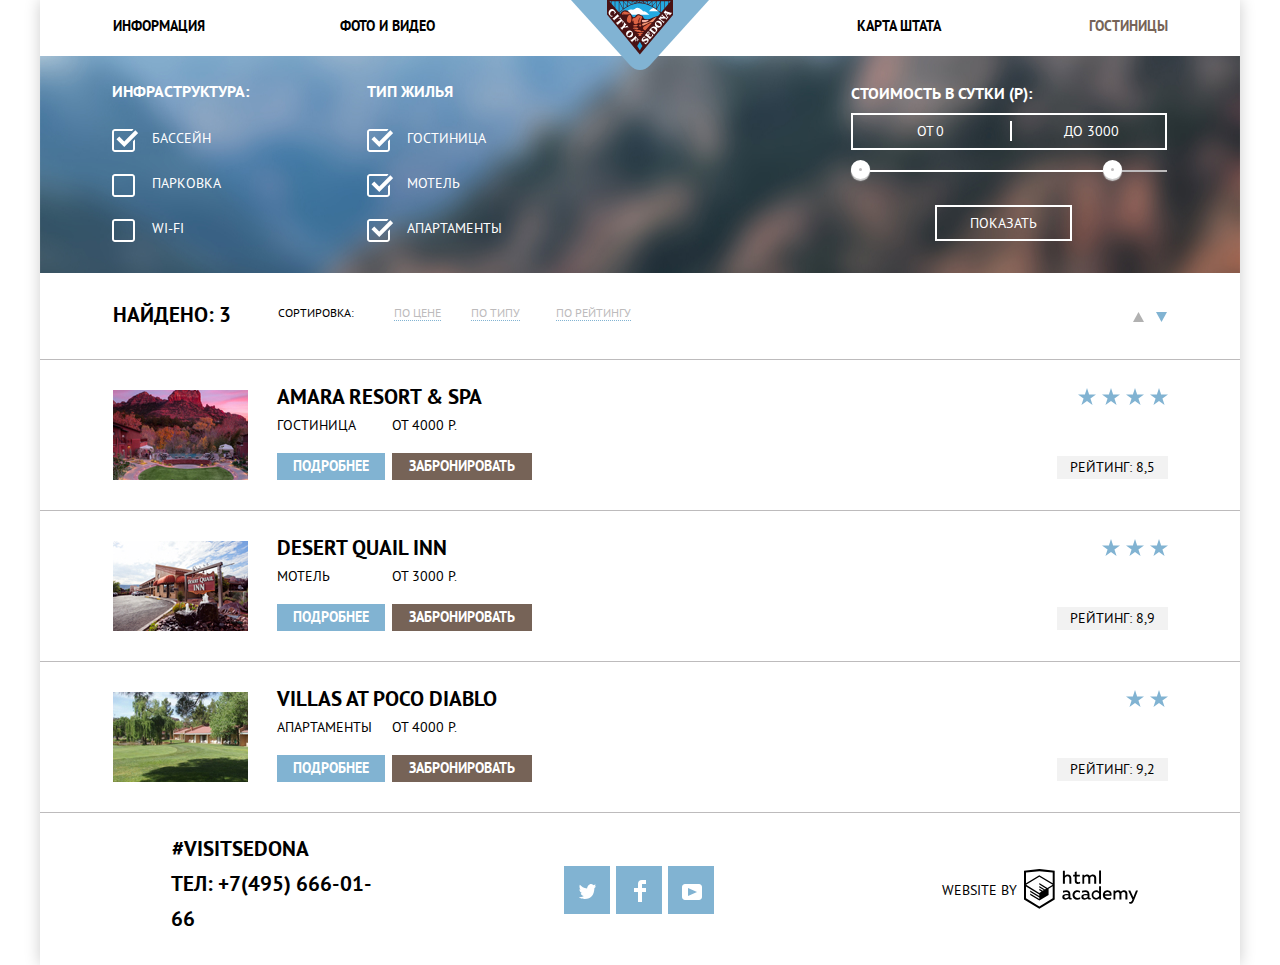
<file: hotels.html>
<!DOCTYPE html>
<html lang="ru">

<head>
  <meta charset="utf-8">
  <meta name="viewport" content="width=device-width, initial-scale=1.0">
  <link rel="stylesheet" href="css/normalize.css">
  <link rel="stylesheet" href="css/style.min.css">
  <title>Каталог гостиниц - «Седона»</title>
</head>

<body class="page-body">
  <div class="page-wrapper">
    <header class="main-header">
      <nav class="main-nav">
        <a href="index.html" class="logo">
          <svg width="138" height="70" aria-label="Логотип «Седона»" viewBox="0 0 138 70"
            xmlns="http://www.w3.org/2000/svg">
            <path d="M138 0H0l59.51 65.68c5.22 5.761 13.76 5.761 18.98 0z" fill="#81b3d3" />
            <path d="M36.687.457l32.148 37.879 32.02-37.65z" fill="#23a9e1" />
            <path
              d="M61.1 14.719h17.32c-1.29-.8-4.355-4.582-6.043-3.176-.137.115-4.871-5.744-7.982-2.921-2.713 2.466-3.973-.323-7.048 1.63-3.505 2.318 2.026 3.684 3.753 4.467m26.73-3.478l-9.86.054c3.896-4.5 5.647-4.018 9.86-.054"
              fill="#fff" />
            <path
              d="M97.622 3.588V1.154h2.08zm-49.245 9.41l.09.083c.024-.024 2.327-2.511 5.983-4.964 3.367-2.259 8.592-4.944 14.383-4.912 5.778.028 11.077 2.722 14.506 4.977 3.665 2.41 6.027 4.84 6.132 4.95l-2.515 2.945c-4.488.616-7.702 3.945-12.077 3.217-2.205-.366-2.271-1.632-2.902-2.893-.484-.969-1.256-.846-2.263-1.24-.937-.366-1.479-1.128-3.351-.688-1.642.385-1.822 2.933-3.865 2.787-1.096-.079-1.175-1.621-2.755-3.596-4.09-4.915-7.892-4.235-10.547.308l19.638 23.33zM40.011 1.153V3.06l-1.604-1.906zm53.876 0h3.227v3.03L93.887 7.96zM89.832 12.61V1.154h3.546v7.404l-3.5 4.098a.966.966 0 0 0-.046-.046m-.508-10.389v9.894a41.051 41.051 0 0 0-3.557-2.986zm-4.165-.358v6.819c-.463-.334-.95-.673-1.465-1.012-.664-.438-1.4-.892-2.194-1.34zm-4.312-.133v4.24a32.83 32.83 0 0 0-3.12-1.474zm.508-.576h3.727l-3.727 4.55zm4.312 0H89.3l-3.634 7.06zm-8.797 0h3.86L77.2 4.282c-.109-.042-.221-.081-.331-.122V1.154zm-.509.417v2.403a25.927 25.927 0 0 0-3.1-.887zm-4.203.042v1.26a21.458 21.458 0 0 0-2.179-.252zm-6.766-.039l2.248 1.042c-.762.043-1.512.13-2.248.253zm-4.12-.003l3.065 1.498c-1.06.229-2.083.528-3.066.875zm3.61 1.2l-3.304-1.617h3.305zm3.566-.342l-2.754-1.275h2.754zm.609-1.275h2.881l-2.881 1.334zm3.759 0h3.24l-3.24 1.584zM60.405 4.265l-3.51-3.11h3.869V4.13l-.359.135m-3.618-2.527l3.093 2.741a31.493 31.493 0 0 0-3.093 1.489zm-4.312.128l3.64 4.48a35.89 35.89 0 0 0-3.64 2.41zm-4.165.358l3.586 6.974a37.772 37.772 0 0 0-3.586 3.151zm3.656 6l-3.634-7.07h3.634zm4.312-2.485l-3.726-4.585h3.726zM43.747 7.497L40.52 3.664v-2.51h3.227zm.508-6.343H47.8v11.16l-3.546-4.212zm24.8-1.153H36v14.582L68.836 54.52l.22-.275L102 15.04V0z"
              fill="#491213" />
            <path d="M66.227 46.026l2.61-4.22 2.598 4.22-2.598 4.23z" fill="#23a9e1" />
            <path
              d="M74.218 30.556c-3.433-2.02-2.564-3.523.23-4.925 1.462-.734 4.754-3.38 6.133-2.499l-6.363 7.424m-2.334 2.517c-2.046-.095-4.33-.365-6.262.055 1.207.302 4.151 1.165 1.41 1.894.983 1.407 2.578 1.317 3.624.082-.425-.209-.655-.466-1.007-.686 1.085-.196 2.1-.822 2.235-1.345m1.235-1.574c-.933-.796-1.877-.84-2.746 0-1.165-2.137-5.4-1.421-7.379-1.72 1.065 2.614 9.65 3.102 10.124 1.72m-6.773-2.151c-1.565-.485-6.84-.364-3.388-1.794 1.065-.441 6.593.063 3.388 1.794m1.912-3.03c-.477-1.077.365-2.36 1.74-1.428 1.199.813-.552 2.017-1.74 1.428m-2.836.091c-2.265.679-5.273-.784-1.63-1.52 2.261-.456 4.666.506 1.63 1.52.091-.027-.084.028 0 0m-2.665-6.234c-.545 1.624-1.533 1.927-1.423-.045.126-2.274 1.609-1.729 3.2-2.6 1.324-.726 2.038-3.385 4.31-1.795 1.014.71 2.176.116 2.5 1.19-.016-.054-2.95 6.692-1.318 6.692-3.22 0-1.8-3.845-.568-6.426-1.198.574-3.143 4.341-1.546 4.961-.831 1.095-3.372 2.561-4.696 1.492-1.006-.81-.447-2.158-.459-3.47m-3.963 2.811c-5.596-.046-1.813-8.648.091-8.128 2.19.696 1.944 8.194-.091 8.128m-6.17-8.146c-2.624-.109-1.526-2.567.257-3.121 1.695-.528 5.25 1.114 6.39 2.205-1.808.555-4.146.476-6.134.568-.146-2.026-.62-1.32-.512.348"
              fill="#dc6243" />
            <path
              d="M71.774 25.832c-2.908-2.987 4.342-2.712 5.51-3.763.85.284 6.99-5.377 8.485-5.025-1.074 1.26-3.388 5.282-5.047 5.282-1.275 0-2.565-.19-3.552.718-1.444 1.33-3.837 2.006-5.396 2.788"
              fill="#f49774" />
            <path
              d="M72.727 22.18c-1.592.856-3.098-2.536-.349-2.206 1.826.22 3.676-.154 5.42.147-1.251 1.487-3.056 2.306-5.071 2.059"
              fill="#f4b1a4" />
            <path
              d="M51.113 20.935c.333.401.578.834.523 1.374-.038.375-.607 1.006-.175 1.198l1.455-1.84c-.39-.098-3.482-3.796-3.532-4.201l-2.051 1.126c.106.429.84.003 1.203.03.538.038.926.363 1.268.747-1.12.94-3.85 3.257-4.138 3.305-.146.023-.706-.39-.714-.037-.004.17.553.659.659.786l1.447 1.722c.401-.183-.072-.475.133-.807.15-.243 3.181-2.77 3.922-3.403m-3.423-4.531c.287-.062.405.282.622-.036l-1.59-1.894c-.241-.287-.546-.595-.459.012.058.409-3.969 3.677-4.215 3.778-.31.128-.492-.27-.72.063.475.564.948 1.129 1.424 1.693.16.19.309.397.485.573.22.22.135-.437.145-.38-.06-.333.342-.616.555-.797 1.004-.884 3.505-2.979 3.753-3.012m-5.694-.595c-1.147.34-2.37-.107-2.731-1.326-.353-1.191.398-2.439 1.344-3.117.935-.67 2.33-.63 2.84.544.224.52.102 1.108-.061 1.625-.105.328-.388.649.035.836.56-.711 1.118-1.421 1.676-2.133-.684-.41-.985-1.092-1.493-1.684-.572-.696-1.34-1.35-2.26-1.483-1.864-.264-3.62 1.66-3.762 3.405-.089.946.242 1.849.808 2.597.487.645 1.213 1.054 1.581 1.788.17.062 1.756-.67 2.133-.815-.033-.072-.057-.178-.11-.237-.494.146 0 0 0 0m25.512 23.636c-.747-.499-2.613-3.044-2.969-3.468l-.213-.253c-.007-.01-.185.145-.16.124-.112.094.086.372-.034.56-.515.806-3.738 3.236-3.905 3.352-.36.25-.756-.103-.967.206.467.554 1.805 2.3 1.96 2.325.311.05.096-.53.136-.649.08-.24 1.71-1.588 2.304-2.084.218-.183.447.276.577.468.212.315.307.65.193 1.019-.075.24-.465.597-.162.762.402-.47 1.533-1.788 1.696-1.98.164-.19-.367-.023-.304-.056-.24.124-.466.153-.69-.018-.063-.047-.707-.702-.643-.757.28-.235.623-.625.984-.714.56-.138 1.027.984 1.11 1.382.078.375.067.77-.05 1.136-.08.251-.316.452.012.604l1.383-1.896a.463.463 0 0 1-.258-.063c-.083-.056.09.045 0 0m-9.227-8.921a3.35 3.35 0 0 0-1.977.793c-1.43 1.203-1.616 3.275-.492 4.753 1.292 1.702 3.374 1.895 5.059.694 1.43-1.205 1.612-3.282.5-4.766-.758-1.01-1.932-1.54-3.09-1.474zm1.19 1.386c.949-.108 1.503.799 1.099 1.768-.42.98-1.43 1.989-2.424 2.38-1.18.465-2.011-.537-1.531-1.657.422-.984 1.43-1.983 2.426-2.38.15-.059.294-.095.43-.11zm-2.783-4.63c.308.038.601.356.824.027l-1.447-1.712c-.386.174.03.356-.126.63-.158.277-1.662.507-2.062.578.146-.418.58-1.698.752-1.84.353-.29.573.28.832-.092l-1.78-2.112c-.2-.238-.362-.667-.636-.441.024-.02.003.955-.058 1.125-.056.153-.608 2.361-1.25 2.901-.32.27-1.453 1.256-1.755 1.362-.35.122-.535-.389-.792-.025l1.617 1.92c.082.096.391.56.498.58.339.06.04-.58.074-.706.098-.28 1.623-1.765 2.27-1.856.948-.133 2.077-.455 3.039-.34.22.027-.229-.028 0 0m24.239 6.77c.124.421.194.865.14 1.305-.07.566-.636 1.898-1.411 1.519-.76-.373-1.425-1.122-2.07-1.657.52-.608.978-1.135 1.853-.84.24.08.446-.024.194-.17-.263-.153-2.022-1.276-2.117-1.169-.175.202.343.564.143.957-.148.29-.396.54-.605.79-.467-.394-1.248-.813-.685-1.464.352-.428.811-.76 1.361-.87.368-.075 1.195.252 1.302-.146-.705-.34-1.41-.677-2.115-1.016.115.52-2.173 2.937-2.681 3.548-.074.088-.427.395-.431.517-.006.278.403.062.427.054.315-.116 4.424 3.317 4.526 3.552.065.182-.144.373-.02.475-.006-.006.148.14.165.12.253-.304 2.936-3.88 3.489-4.036a239.664 239.664 0 0 1-1.537-2.372c-.383.168-.013.616.072.903m-4 4.352c-1.348-.87-3.633.83-3.976.994-.675.319-1.162-.353-.812-.975.304-.54.904-.801 1.5-.837.18-.01.875.128.946.017.084-.131.148-.142.028-.224-.557-.375-1.112-.75-1.667-1.126-.115.685-.9 1.121-1.348 1.585-.534.555-.987 1.253-.987 2.05 0 .736.441 1.39 1.089 1.726.737.384 1.505.076 2.158-.331.407-.255.814-.556 1.249-.76.646-.303 1.495-.041 1.267.824-.183.696-.876 1.337-1.56 1.519-.4.106-.825.07-1.216-.059-.28-.091-.645-.476-.799-.072l2.26 1.647c.068-.493.34-.708.706-1.015.477-.419.933-.858 1.294-1.383.753-1.1 1-2.638-.132-3.58m17.617-28.065a.222.222 0 0 0-.088.072l-.79.95-.814.982c-.168.204-.349.296-.025.467.543-.272 3.518 4.768 3.252 5.492-.47.244-4.49-3.283-4.598-3.516-.033-.095.178-.662-.136-.613-.149.023-.484.583-.578.697l-.577.695c.216.315.336-.013.623.028.249.05 1.198.864 1.456 1.08-.47.017-1.743.086-1.905.074-.586.073-.275-.431-.66-.605l-1.478 1.795-.86 1.043c-.035.042-.03.02.031.072.215.177.068.109.37.004.328-.115 4.256 3.2 4.398 3.369.245.292-.1.633.268.793l1.168-1.418c.059-.072.091-.066.013-.13-.277-.228-.309.138-.65.1-.346-.057-2.855-2.186-3.828-2.992l5.322-.197c.195-.007.74.581.695.79-.052.244-.301.361.034.515.311-.374.64-.746.945-1.125l.148-.184a.478.478 0 0 0 .135-.172l.11-.137c.275-.314 1.169-1.303 1.062-1.396-.3-.26-.446.302-.844-.035-.226-.162-.793-1.16-.935-1.402-.172-.292.394-.583.625-.727.504-.313 2.107-.767 2.26.227.025.167-.177.357-.055.457.028.024.133.156.176.105l2.142-2.576c-.063-.053-.135-.147-.21-.176-.474.473-5.466-1.52-5.83-1.795-.166-.066-.192-.673-.372-.611zm-.225 2.553c.764.318 1.526.638 2.287.96-.23.064-.447.166-.648.293h-.002a3.71 3.71 0 0 0-.621.495l-1.016-1.748zm-6.588 7.753c-1.107-.076-2.23.41-3.023 1.317-1.235 1.5-1.112 3.678.393 4.945 1.518 1.25 3.68.932 4.916-.55 1.232-1.496 1.147-3.68-.385-4.934a3.302 3.302 0 0 0-1.9-.778zm-1.449 1.559c.622.038 1.31.414 1.742.703.78.521 2.214 1.687 1.477 2.738.048-.058.083-.097-.05.07a.162.162 0 0 1-.018.018c-.8.84-2.18.063-2.924-.474-.745-.538-2.022-1.668-1.207-2.664.257-.314.607-.414.98-.391zm-3.127 4.28c-1.214-.067-2.403.496-3.299 1.576-.642.771-1.282 1.544-1.922 2.316.228.332.495-.078.827.113.283.163 4.053 3.312 4.115 3.485.106.297-.165.356.094.568.111.093 2.944-3.405 3.203-4.02.448-1.139.091-2.387-.82-3.175.073.06.177.145-.042-.037-.69-.518-1.427-.787-2.156-.827zm-1.053 1.58c.095.003.184.016.266.037 1.422.363 3.384 2.115 2.129 3.628-.156.193-.029.035-.432.422-.198.19-4.179-3.034-4.02-3.209.475-.521 1.396-.904 2.057-.879z"
              fill="#fff" />
          </svg>
        </a>
        <ul class="site-navigation">
          <li class="site-navigation__item"><a href="#">Информация</a></li>
          <li class="site-navigation__item"><a href="#">Фото и Видео</a></li>
          <li class="site-navigation__item"><a href="#">Карта Штата</a></li>
          <li class="site-navigation__item site-navigation__item--selected"><a>Гостиницы</a></li>
        </ul>
      </nav>
    </header>
    <main class="page-hotels container">
      <h1 class="visually-hidden">Гостиницы</h1>
      <section class="filters">
        <h2 class="visually-hidden">Фильтры</h2>
        <form class="filter" action="https://echo.htmlacademy.ru/" method="get">
          <fieldset class="filter__infrastructure filter-checkbox">
            <legend>Инфраструктура:</legend>
            <label class="info-check option">
              <input class="info-check__input" type="checkbox" name="infrastructure" value="Бассейн" checked>
              <span class="info-check__box"></span>
              Бассейн
            </label>
            <label class="info-check option">
              <input class="info-check__input" type="checkbox" name="infrastructure" value="Парковка">
              <span class="info-check__box"></span>
              Парковка
            </label>
            <label class="info-check option">
              <input class="info-check__input" type="checkbox" name="infrastructure" value="Wi-Fi">
              <span class="info-check__box"></span>
              Wi-Fi
            </label>
          </fieldset>
          <fieldset class="filter__housing filter-checkbox">
            <legend>Тип Жилья</legend>
            <label class="info-check option">
              <input class="info-check__input" type="checkbox" name="accommodation" checked value="Гостиница">
              <span class="info-check__box"></span>
              Гостиница
            </label>
            <label class="info-check option">
              <input class="info-check__input" type="checkbox" name="accommodation" checked value="Мотель">
              <span class="info-check__box"></span>
              Мотель
            </label>
            <label class="info-check option">
              <input class="info-check__input" type="checkbox" name="accommodation" checked value="Апартаменты">
              <span class="info-check__box"></span>
              Апартаменты
            </label>
          </fieldset>
          <div class="filter__cost">
            <fieldset class="filter-cost">
              <legend>Стоимость в сутки <span>(P)</span>:</legend>
              <div class="filter-cost__group">
                <div class="filter-cost__prices">
                  <label for="cost-low" class="filter-cost__prices">от</label>
                  <input id="cost-low" type="text" placeholder="0" value="0">
                </div>
                <div class="filter-cost__prices">
                  <label for="cost-high" class="filter-cost__prices">до</label>
                  <input id="cost-high" type="text" placeholder="3000" value="3000">
                </div>
              </div>
              <div class="range-filter">
                <div class="range-controls">
                  <div class="scale">
                    <div class="scale__bar scale__bar--white"></div>
                    <div class="scale__bar scale__bar--grey"></div>
                  </div>
                  <div class="toggle toggle-min" tabindex="0"></div>
                  <div class="toggle toggle-max" tabindex="0"></div>
                </div>
              </div>
            </fieldset>
            <div class="filter-btn">
              <button type="submit">
                Показать
              </button>
            </div>
          </div>
        </form>
      </section>
      <section class="catalog">
        <h2 class="visually-hidden">Каталог</h2>
        <div class="ctalog__sort sort">
          <div class="sort__results">
            <h3>
              Найдено:<span> 3</span>
            </h3>
          </div>
          <div class="sort__categories">
            <span>
              Сортировка:
            </span>
            <ul class="sort__links">
              <li>
                <a href="#" class="sort-price active">По цене</a>
              </li>
              <li>
                <a href="#" class="sort-type">По типу</a>
              </li>
              <li>
                <a href="#" class="sort-rating">По рейтингу</a>
              </li>
            </ul>
          </div>
          <div class="sort__order">
            <ul>
              <li>
                <a href="#" class="sort-asc">
                  <svg aria-label="По возрастанию" xmlns="http://www.w3.org/2000/svg" width="11" height="10"
                    viewBox="0 0 11 10">
                    <path d="M5.5 0L0 10h11z" />
                  </svg>
                </a>
              </li>
              <li>
                <a href="#" class="sort-desc active">
                  <svg aria-label="По убыванию" xmlns="http://www.w3.org/2000/svg" width="11" height="10"
                    viewBox="0 0 11 10">
                    <path d="M5.5 10L0 0h11" />
                  </svg>
                </a>
              </li>
            </ul>
          </div>
        </div>
        <ul class="catalog__list">
          <li class="catalog__item">
            <div class="catalog-item__image">
              <img src="./img/amara.jpg" width="135" height="90" alt="Amara Resort & SPA">
            </div>
            <div class="catalog-item__info item-info">
              <h3>
                <a class="item-info__link" href="#">Amara Resort & SPA</a>
              </h3>
              <div class="item-info__buttons">
                <div class="item-info__type">
                  <span>Гостиница</span>
                  <a class="item-info__details" href="#">Подробнее</a>
                </div>
                <div class="item-info__cost">
                  <span>От 4000 Р.</span>
                  <a class="item-info__book" href="#">Забронировать</a>
                </div>
              </div>
            </div>
            <div class="catalog-item__rating">
              <ul>
                <li>
                  <span class="rating-star">
                    <svg xmlns="http://www.w3.org/2000/svg" width="18" height="17" viewBox="0 0 18 17">
                      <path
                        d="M9.002 0l2.126 6.494h6.877l-5.564 4.012L14.566 17l-5.564-4.013L3.438 17l2.126-6.494L0 6.494h6.878z" />
                    </svg>
                  </span>
                </li>
                <li>
                  <span class="rating-star">
                    <svg xmlns="http://www.w3.org/2000/svg" width="18" height="17" viewBox="0 0 18 17">
                      <path
                        d="M9.002 0l2.126 6.494h6.877l-5.564 4.012L14.566 17l-5.564-4.013L3.438 17l2.126-6.494L0 6.494h6.878z" />
                    </svg>
                  </span>
                </li>
                <li>
                  <span class="rating-star">
                    <svg xmlns="http://www.w3.org/2000/svg" width="18" height="17" viewBox="0 0 18 17">
                      <path
                        d="M9.002 0l2.126 6.494h6.877l-5.564 4.012L14.566 17l-5.564-4.013L3.438 17l2.126-6.494L0 6.494h6.878z" />
                    </svg>
                  </span>
                </li>
                <li>
                  <span class="rating-star">
                    <svg xmlns="http://www.w3.org/2000/svg" width="18" height="17" viewBox="0 0 18 17">
                      <path
                        d="M9.002 0l2.126 6.494h6.877l-5.564 4.012L14.566 17l-5.564-4.013L3.438 17l2.126-6.494L0 6.494h6.878z" />
                    </svg>
                  </span>
                </li>
              </ul>
              <p>
                Рейтинг: <span>8,5</span>
              </p>
            </div>
          </li>
          <li class="catalog__item">
            <div class="catalog-item__image">
              <img src="./img/desert.jpg" width="135" height="90" alt="Desert Quail INN">
            </div>
            <div class="catalog-item__info item-info">
              <h3>
                <a class="item-info__link" href="#">Desert Quail INN</a>
              </h3>
              <div class="item-info__buttons">
                <div class="item-info__type">
                  <span>Мотель</span>
                  <a class="item-info__details" href="#">Подробнее</a>
                </div>
                <div class="item-info__cost">
                  <span>От 3000 Р.</span>
                  <a class="item-info__book" href="#">Забронировать</a>
                </div>
              </div>
            </div>
            <div class="catalog-item__rating">
              <ul>
                <li>
                  <span class="rating-star">
                    <svg xmlns="http://www.w3.org/2000/svg" width="18" height="17" viewBox="0 0 18 17">
                      <path
                        d="M9.002 0l2.126 6.494h6.877l-5.564 4.012L14.566 17l-5.564-4.013L3.438 17l2.126-6.494L0 6.494h6.878z" />
                    </svg>
                  </span>
                </li>
                <li>
                  <span class="rating-star">
                    <svg xmlns="http://www.w3.org/2000/svg" width="18" height="17" viewBox="0 0 18 17">
                      <path
                        d="M9.002 0l2.126 6.494h6.877l-5.564 4.012L14.566 17l-5.564-4.013L3.438 17l2.126-6.494L0 6.494h6.878z" />
                    </svg>
                  </span>
                </li>
                <li>
                  <span class="rating-star">
                    <svg xmlns="http://www.w3.org/2000/svg" width="18" height="17" viewBox="0 0 18 17">
                      <path
                        d="M9.002 0l2.126 6.494h6.877l-5.564 4.012L14.566 17l-5.564-4.013L3.438 17l2.126-6.494L0 6.494h6.878z" />
                    </svg>
                  </span>
                </li>
              </ul>
              <p>
                Рейтинг: <span>8,9</span>
              </p>
            </div>
          </li>
          <li class="catalog__item">
            <div class="catalog-item__image">
              <img src="./img/villas.jpg" width="135" height="90" alt="Villas at Poco Diablo">
            </div>
            <div class="catalog-item__info item-info">
              <h3>
                <a class="item-info__link" href="#">Villas at Poco Diablo</a>
              </h3>
              <div class="item-info__buttons">
                <div class="item-info__type">
                  <span>Апартаменты</span>
                  <a class="item-info__details" href="#">Подробнее</a>
                </div>
                <div class="item-info__cost">
                  <span>От 4000 Р.</span>
                  <a class="item-info__book" href="#">Забронировать</a>
                </div>
              </div>
            </div>
            <div class="catalog-item__rating item-info">
              <ul>
                <li>
                  <span class="rating-star">
                    <svg xmlns="http://www.w3.org/2000/svg" width="18" height="17" viewBox="0 0 18 17">
                      <path
                        d="M9.002 0l2.126 6.494h6.877l-5.564 4.012L14.566 17l-5.564-4.013L3.438 17l2.126-6.494L0 6.494h6.878z" />
                    </svg>
                  </span>
                </li>
                <li>
                  <span class="rating-star">
                    <svg xmlns="http://www.w3.org/2000/svg" width="18" height="17" viewBox="0 0 18 17">
                      <path
                        d="M9.002 0l2.126 6.494h6.877l-5.564 4.012L14.566 17l-5.564-4.013L3.438 17l2.126-6.494L0 6.494h6.878z" />
                    </svg>
                  </span>
                </li>
              </ul>
              <p>
                Рейтинг: <span>9,2</span>
              </p>
            </div>
          </li>
        </ul>
      </section>
    </main>
    <footer class="hotels-footer">
      <div class="contacts">
        <a href="#">#VISITSEDONA</a>
        <a href="tel:+74956660166">ТЕЛ: +7(495) 666-01-66</a>
      </div>
      <ul class="social-list">
        <li class="social-list__item">
          <a href="#">
            <svg aria-label="Twitter" xmlns="http://www.w3.org/2000/svg" xmlns:xlink="http://www.w3.org/1999/xlink"
              width="17" height="15" viewBox="0 0 17 15">
              <path
                d="M10.95.144c1.685-.496 2.984.27 3.577 1.179.673-.231 1.331-.481 2.011-.708a2.345 2.345 0 0 1-.857 1.768c.685.17 1.304-.491 1.304-.491-.169 1-1.006 1.788-1.563 2.024-.231 6.75-3.175 11.217-10.077 11.082h-.446c-.41 0-4.164-.46-4.898-1.887 2.271.196 3.893-.422 4.693-1.177-.96-.3-2.679-.477-2.979-2.95.349.106.564.228 1.19.119C1.705 8.247.374 7.53.448 5.33c.285.328 1.067.536 1.34.472C1.085 5.561-.182 2.442.894.85c1.818 1.854 3.735 3.606 7.152 3.773C8.254 2.33 9.183.793 10.95.144z" />
            </svg>
          </a>
        </li>
        <li class="social-list__item">
          <a href="#">
            <svg aria-label="Facebook" xmlns="http://www.w3.org/2000/svg" width="12" height="22" viewBox="0 0 12 22">
              <path d="M12 4V0H8a4 4 0 0 0-4 4v4H0v4h4v10h4V12h4V8H8V4h4z" />
            </svg>
          </a>
        </li>
        <li class="social-list__item">
          <a href="#">
            <svg aria-label="Youtube" xmlns="http://www.w3.org/2000/svg" xmlns:xlink="http://www.w3.org/1999/xlink"
              width="20" height="16" viewBox="0 0 20 16">
              <path
                d="M17 0H3C1.35 0 0 1.35 0 3v10c0 1.65 1.35 3 3 3h14c1.65 0 3-1.35 3-3V3c0-1.65-1.35-3-3-3zM6.027 11.998V4.002L15.014 8l-8.987 3.998z" />
            </svg>
          </a>
        </li>
      </ul>
      <div class="reference">
        <span>Website by</span>
        <a href="https://htmlacademy.ru/intensive/htmlcss">
          <svg width="115" height="41" viewBox="0 0 115 41" xmlns="http://www.w3.org/2000/svg"
            aria-label="Логотип HTMLacademy">
            <path fill-rule="evenodd" clip-rule="evenodd"
              d="M15.5197 1.05737H15.3509L0 2.71895V31.4945L15.3509 40.8382L30.7018 31.4945V2.71895L15.5197 1.05737ZM77.0183 2.62185H75.0876V15.7311H77.0183V2.62185ZM40.8619 2.63264V7.76843C41.6131 6.9864 42.6386 6.5436 43.7105 6.53843C44.6823 6.47908 45.6329 6.84495 46.3253 7.54479C47.0177 8.24462 47.3866 9.21244 47.3399 10.2068V15.7634H45.367V10.4658C45.4231 9.94897 45.2754 9.43059 44.9566 9.02553C44.6377 8.62047 44.174 8.36218 43.6683 8.3079H43.3518C42.3456 8.36979 41.4321 8.9295 40.9041 9.80764V15.7634H38.8995V2.63264H40.8619ZM77.0183 31.4837H75.2775V30.0595C74.4828 31.1353 73.23 31.7538 71.9119 31.7211C69.4751 31.5528 67.5825 29.4822 67.5825 26.9845C67.5825 24.4867 69.4751 22.4162 71.9119 22.2479C73.1195 22.2052 74.2818 22.7203 75.0771 23.6505V18.3205H77.0183V31.4837ZM47.0656 30.0595C47.263 30.0515 47.4583 30.0152 47.6459 29.9516V31.3866C47.2482 31.5404 46.826 31.6172 46.4009 31.6132C45.6482 31.6769 44.9394 31.2429 44.639 30.5342C43.7036 31.31 42.5302 31.7227 41.3261 31.6995C39.733 31.6995 38.256 30.804 38.256 28.9482C38.256 26.65 40.3661 25.9379 42.1702 25.9379C42.9402 25.9505 43.707 26.0408 44.4596 26.2076V25.884C44.4596 24.805 43.6578 23.9742 42.1491 23.9742C41.0585 23.9764 39.9804 24.2116 38.9839 24.6647V22.8305C40.0678 22.451 41.204 22.2506 42.3495 22.2371C44.8394 22.2371 46.3693 23.4455 46.3693 26.1753V29.4121C46.3546 29.5668 46.401 29.721 46.4981 29.8406C46.5951 29.9601 46.7349 30.035 46.8862 30.0487H47.0656V30.0595ZM40.2711 28.8403C40.298 29.229 40.4761 29.5905 40.7655 29.844C41.055 30.0974 41.4317 30.2217 41.8115 30.189H41.9275C42.8819 30.1906 43.7973 29.8022 44.4702 29.11V27.5779C43.842 27.4414 43.2026 27.3655 42.5605 27.3513C41.5055 27.3513 40.2817 27.7074 40.2817 28.8403H40.2711ZM56.0229 22.9384C55.1962 22.4632 54.2596 22.2246 53.3115 22.2479H52.9422C51.7332 22.2873 50.5891 22.8166 49.7619 23.7192C48.9347 24.6218 48.4923 25.8236 48.5321 27.06V27.5024C48.6957 30.0004 50.805 31.8921 53.2482 31.7318C54.2519 31.7555 55.2477 31.5452 56.1601 31.1168V29.2718C55.3769 29.7215 54.4945 29.9591 53.5963 29.9624C52.5199 30.0288 51.4963 29.4793 50.9385 28.5356C50.3806 27.5918 50.3806 26.4095 50.9385 25.4658C51.4963 24.522 52.5199 23.9725 53.5963 24.039C54.461 24.0357 55.3066 24.2989 56.0229 24.7942V22.9384ZM66.1514 30.0595C66.3488 30.0515 66.5441 30.0152 66.7317 29.9516V31.3866C66.334 31.5404 65.9118 31.6172 65.4867 31.6132C64.734 31.6769 64.0252 31.2429 63.7248 30.5342C62.7894 31.31 61.616 31.7227 60.4119 31.6995C58.8188 31.6995 57.3417 30.804 57.3417 28.9482C57.3417 26.65 59.4518 25.9379 61.256 25.9379C62.0259 25.9505 62.7928 26.0408 63.5454 26.2076V25.884C63.5454 24.805 62.7436 23.9742 61.2349 23.9742C60.1443 23.9764 59.0662 24.2116 58.0697 24.6647V22.8305C59.1536 22.451 60.2897 22.2506 61.4353 22.2371C63.9252 22.2371 65.455 23.4455 65.455 26.1753V29.4121C65.4404 29.5668 65.4868 29.721 65.5838 29.8406C65.6809 29.9601 65.8207 30.035 65.972 30.0487H66.1514V30.0595ZM59.855 29.8481C59.5632 29.5943 59.3837 29.2311 59.3569 28.8403H59.378C59.378 27.7074 60.5385 27.3513 61.6569 27.3513C62.299 27.3655 62.9383 27.4414 63.5665 27.5779V29.11C62.8937 29.8022 61.9782 30.1906 61.0239 30.189H60.9078C60.5263 30.2247 60.1469 30.1019 59.855 29.8481ZM69.3271 26.9305C69.3271 25.2859 70.6308 23.9526 72.239 23.9526L72.2601 24.0066C73.4742 24.0066 74.5742 24.7382 75.0665 25.8732V28.0311C74.5856 29.1871 73.4673 29.9296 72.239 29.9084C70.6308 29.9084 69.3271 28.5752 69.3271 26.9305ZM83.3486 22.2479C86.8408 22.2479 88.0541 25.1395 87.4844 27.7397H80.922C81.1436 29.3582 82.6839 30.0163 84.2876 30.0163C85.2509 30.0196 86.2027 29.8021 87.0729 29.3797V31.1061C86.0736 31.5421 84.9939 31.7519 83.9078 31.7211C81.2385 31.7211 78.8963 30.189 78.8963 26.9521C78.8362 25.7502 79.2482 24.5736 80.0408 23.6841C80.8334 22.7945 81.9408 22.2658 83.1165 22.2155H83.3486V22.2479ZM80.8693 26.1753C80.9704 24.8237 82.1216 23.8104 83.4436 23.9095H83.4858C84.1064 23.8531 84.7196 24.08 85.1612 24.5295C85.6028 24.979 85.8275 25.6051 85.7752 26.24H80.8693V26.1753ZM89.489 31.4621V22.4961H91.2298V23.575C91.9777 22.7197 93.041 22.2229 94.1628 22.2047C95.2951 22.1328 96.3712 22.7163 96.9482 23.7153C97.7407 22.8335 98.8477 22.3161 100.018 22.2803C100.952 22.2327 101.859 22.6011 102.507 23.2901C103.154 23.9792 103.478 24.9213 103.394 25.8732V31.4837H101.39V25.9271C101.437 25.4734 101.306 25.0191 101.024 24.6647C100.743 24.3104 100.336 24.0852 99.8917 24.039H99.6174C98.7512 24.0941 97.9525 24.536 97.4335 25.2474V31.4837H95.4289V25.9271C95.4728 25.47 95.3357 25.0139 95.0481 24.6611C94.7606 24.3082 94.3467 24.088 93.8991 24.0497H93.6881C92.7466 24.1344 91.8915 24.6449 91.3564 25.4416V31.5161H89.5312L89.489 31.4621ZM113.977 22.4745H111.972L109.324 29.2718L106.306 22.4853H104.196L108.417 31.5484L108.237 32.0016C107.72 33.3611 107.003 34.0516 106.053 34.0516C105.75 34.0548 105.447 34.0112 105.156 33.9221V35.6161C105.536 35.7125 105.926 35.7632 106.317 35.7671C107.646 35.7671 108.902 35.0226 109.851 32.6813L113.977 22.4745ZM52.689 6.78658V3.54974L50.7266 4.01369V6.73264H49.144V8.49132H50.7899V12.9905C50.7231 13.817 51.0244 14.6301 51.61 15.2038C52.1955 15.7775 53.0028 16.0505 53.8073 15.9468C54.5996 15.9535 55.3875 15.8259 56.139 15.5692V13.8429C55.5727 14.0781 54.9672 14.199 54.356 14.199C53.2165 14.199 52.689 13.8105 52.689 12.6237V8.5129H55.8541V6.78658H52.689ZM58.3862 15.7526V6.75421H60.1376V7.83316C60.8811 6.97655 61.9403 6.476 63.0601 6.45211C64.1624 6.38099 65.2146 6.93142 65.8032 7.88711C66.5958 7.00534 67.7028 6.48794 68.8734 6.45211C69.8138 6.41462 70.7233 6.79859 71.364 7.50353C72.0046 8.20846 72.3126 9.16418 72.2073 10.1205V15.7418H70.2028V10.1853C70.2499 9.73151 70.1184 9.27721 69.8373 8.92287C69.5561 8.56853 69.1485 8.34334 68.7046 8.29711H68.4619C67.5957 8.35228 66.797 8.7942 66.278 9.50553V15.7418H64.2734V10.1853C64.3206 9.73151 64.1891 9.27721 63.9079 8.92287C63.6268 8.56853 63.2191 8.34334 62.7752 8.29711H62.5326C61.5911 8.38181 60.736 8.89229 60.2009 9.68895V15.7634H58.3862V15.7526ZM28.6972 30.3033L28.7078 30.2968L28.6972 30.3184V30.3033ZM28.6972 18.3205V30.3033L15.3509 38.4321L2.00459 30.3184V18.5147L15.2876 26.6068V28.0311L6.18257 22.5284V23.9418L15.3404 29.5632V31.0629L6.19312 25.4955V26.9521L15.3509 32.5734L24.5826 26.9197V20.8129L28.6972 18.3205ZM28.7078 16.7776L25.0362 18.9355L23.3482 20.0145L15.3087 15.0837V16.4971L22.156 20.7266L22.0083 20.8237L20.9532 21.4063L15.2876 17.9537V19.3995L19.761 22.1184L18.706 22.8413L15.3298 20.7913V22.2047L17.5454 23.5426L15.2982 24.9021L2.11009 16.864L15.3087 8.72869L28.7078 16.7776ZM15.2876 7.27211L28.7078 15.3534V4.56395L15.3615 3.12895L2.01514 4.56395V15.3534L15.2876 7.27211Z" />
          </svg>
        </a>
      </div>
    </footer>
  </div>
</body>

</html>
</file>
<file: css/style.min.css>
*,::after,::before{-webkit-box-sizing:border-box;box-sizing:border-box}@font-face{font-family:'PT Sans';src:url(../fonts/ptsans.woff2) format('woff2'),url(../fonts/ptsans.woff) format('woff');font-weight:400;font-style:normal}@font-face{font-family:'PT Sans';src:url(../fonts/ptsansbold.woff2) format('woff2'),url(../fonts/ptsansbold.woff) format('woff');font-weight:700;font-style:normal}:root{--basic-white:#ffffff;--basic-white-footer:rgba(255, 255, 255, 0.9);--basic-white-active:rgba(255, 255, 255, 0.3);--basic-white-disabled:#6A6A6A;--basic-black:#000000;--basic-blue:#81B3D2;--basic-blue-hovered:#669EC0;--basic-blue-clicked:#5496BD;--basic-grey:#EEEEEE;--basic-extra-grey:#F2F2F2;--basic-extra-grey-hovered:#EBEBEB;--basic-extra-grey-focused:#E5E5E5;--special-grey:#BDBBBC;--sign-grey:#A9A9A9;--no-fill:transparent;--special:#766357;--special-hovered:#604E43;--special-clicked:#503E33;--ptsans:"PT Sans",Arial,sans-serif;--box-shadow:rgba(0, 1, 1, 0.2);--box-shadow-toggle:#cfcfcf}body{min-width:960px;margin:0;padding:0;font-family:var(--ptsans);font-size:14px;line-height:21px;font-weight:700;color:var(--basic-black);text-transform:uppercase;background-position:top center;background-repeat:no-repeat;background-color:var(--basic-white)}a{text-decoration:none}img{max-width:100%;height:auto}.page-wrapper{width:1200px;margin:auto;-webkit-box-shadow:0 0 15px var(--box-shadow);box-shadow:0 0 15px var(--box-shadow)}.page-body{min-height:100%;display:-ms-grid;display:grid;-ms-grid-rows:-webkit-min-content 1fr -webkit-min-content;-ms-grid-rows:min-content 1fr min-content;grid-template-rows:-webkit-min-content 1fr -webkit-min-content;grid-template-rows:min-content 1fr min-content;position:relative}.container,.main-footer,.main-header{width:1200px;margin:0 auto}.main-nav{font-family:var(--ptsans);font-weight:700;font-size:14px;line-height:25px;background-color:var(--basic-white);position:relative;width:100%}.logo{position:absolute;left:50%;-webkit-transform:translateX(-50%);-ms-transform:translateX(-50%);transform:translateX(-50%)}.site-navigation{margin:0;padding:0;list-style:none;display:-webkit-box;display:-ms-flexbox;display:flex;padding-top:14px;padding-bottom:16px}.site-navigation li{width:240px}.site-navigation li:nth-child(1){padding-left:73px}.site-navigation li:nth-child(2){padding-left:60px}.site-navigation li:nth-child(3){text-align:center;padding-left:37px;margin-left:auto}.site-navigation li:nth-child(4){text-align:center;padding-left:16px}.site-navigation__item a{color:var(--basic-black)}.site-navigation__item a:hover{color:var(--basic-blue)}.site-navigation__item a:active{color:var(--basic-black);opacity:.3}.site-navigation__item a:focus{color:var(--special)}.main-header{margin-bottom:1px}.site-navigation__item a{color:var(--basic-black)}.site-navigation__item a:hover{color:var(--basic-blue)}.site-navigation__item a:active{color:var(--basic-black);opacity:.3}.site-navigation__item a:focus{color:var(--special)}.site-navigation__item--selected a,.site-navigation__item--selected a:active,.site-navigation__item--selected a:focus,.site-navigation__item--selected a:hover{color:var(--special)}.promo__banner{position:relative}.banner__slogan{position:absolute;width:458px;left:50%;-webkit-transform:translateX(-50%);-ms-transform:translateX(-50%);transform:translateX(-50%);top:76px}.banner__image{position:relative;z-index:-1}.banner__decoration{position:relative;z-index:1;width:1200px;fill:var(--basic-white);bottom:62px}.promo__desc{font-family:var(--ptsans);font-weight:700;font-size:21px;line-height:27px;text-align:center;position:relative;left:371px;bottom:48px;width:460px}.promo__text{text-align:center;position:relative;left:358px;bottom:24px;width:487px;font-weight:400;margin-bottom:29px}.facts{display:-webkit-box;display:-ms-flexbox;display:flex;-webkit-box-orient:vertical;-webkit-box-direction:normal;-ms-flex-direction:column;flex-direction:column}.fact--blue{display:-webkit-box;display:-ms-flexbox;display:flex;text-align:center;-webkit-box-orient:horizontal;-webkit-box-direction:normal;-ms-flex-direction:row;flex-direction:row;background-color:var(--basic-blue)}.fact--blue:nth-child(2){-webkit-box-orient:horizontal;-webkit-box-direction:reverse;-ms-flex-direction:row-reverse;flex-direction:row-reverse}.fact__image img{max-width:100%;max-height:100%;display:block}.fact__info{color:var(--basic-white);font-weight:400;width:322px;text-align:center;margin:auto;display:-webkit-box;display:-ms-flexbox;display:flex;-webkit-box-orient:vertical;-webkit-box-direction:normal;-ms-flex-direction:column;flex-direction:column}.fact__info h4{width:150px;font-family:var(--ptsans);font-weight:700;font-size:21px;line-height:22px;margin-top:5px;margin-left:auto;margin-bottom:25px;margin-right:auto}.fact__info p{margin-top:23px;padding-left:9px;padding-right:10px}.facts-list{display:-webkit-box;display:-ms-flexbox;display:flex;margin:auto;text-align:center;width:100%;background-color:var(--basic-grey)}.facts-list .fact__info{color:var(--basic-black);padding:40px;padding-top:40px;padding-bottom:40px;padding:40px 350px;padding-left:22px;padding-right:22px}.features-list{display:-webkit-box;display:-ms-flexbox;display:flex;list-style:none;margin:0;padding:0;text-align:center;-ms-flex-pack:distribute;justify-content:space-around}.features-list__item{padding-top:61px;margin-bottom:66px}.features-list__item svg{fill:var(--basic-blue)}.features-list__item h4{font-size:21px;margin-top:20px}.features-list__item h4:first-child{font-size:21px;margin-top:24px}.features-list__item p{font-weight:400;width:290px}.search{text-align:center}.search h3,.search p{text-align:center}.search p{font-weight:400;margin-bottom:106px;line-height:25px}.search h3{font-size:30px;line-height:24px;padding-top:31px}.search a{color:var(--basic-white);font-size:21px;line-height:25px;font-weight:700;background:var(--special);padding:29px 139px;position:relative;bottom:30px}.search a:hover{background:var(--special-hovered)}.search a:active{background:var(--special-clicked);color:var(--basic-white-active)}.search__form{position:absolute;background-color:var(--basic-white);z-index:3;width:568px;padding:55px;-webkit-box-shadow:0 7px 15px var(--box-shadow);box-shadow:0 7px 15px var(--box-shadow);display:-webkit-box;display:-ms-flexbox;display:flex;-ms-flex-wrap:wrap;flex-wrap:wrap;-webkit-box-pack:justify;-ms-flex-pack:justify;justify-content:space-between;margin-left:auto;margin-right:auto;left:0;right:0}.search-form__amount{display:-webkit-box;display:-ms-flexbox;display:flex;-webkit-box-pack:justify;-ms-flex-pack:justify;justify-content:space-between}.search__form label{margin-top:7px}.search-form__adults label{margin-top:8px}.search-form__check-in,.search-form__check-out{width:346px;padding-top:7px;padding-right:15px;padding-bottom:10px;padding-left:13px;font:inherit;background-color:transparent;margin-bottom:29px;border:none;background-color:var(--basic-extra-grey);margin-left:16px}.search-form__check-in:hover,.search-form__check-out:hover{background-color:var(--basic-extra-grey-hovered)}.search-form__check-in:focus,.search-form__check-out:focus{background-color:var(--basic-white);border:2px solid var(--basic-extra-grey);outline:0;padding-top:5px;padding-right:13px;padding-bottom:8px;padding-left:11px}.search-form__calendar{position:absolute;background-color:var(--no-fill);border:none}.search-form__calendar svg{fill:var(--sign-grey)}.search-form__calendar svg:hover{fill:var(--basic-black)}.search-form__calendar svg:active{fill:var(--basic-blue)}.search-form__calendar:nth-of-type(1){right:56px;top:63px}.search-form__calendar:nth-of-type(2){right:56px;top:130px}.search-form__guests{width:114px;padding-top:18px;padding-right:14px;padding-bottom:21px;padding-left:15px;font:inherit;background-color:transparent;border:none;background-color:var(--basic-extra-grey);margin-bottom:29px}.search-form__guests:hover{background-color:var(--basic-extra-grey-hovered)}.search-form__guests:focus{background-color:var(--basic-white);border:2px solid var(--basic-extra-grey);padding-top:16px;padding-right:12px;padding-bottom:19px;padding-left:13px;outline:0}.search-form__adults{width:226px;height:38px;margin-bottom:54px;display:-webkit-box;display:-ms-flexbox;display:flex;-webkit-box-pack:justify;-ms-flex-pack:justify;justify-content:space-between}.search-form__adults input{text-transform:uppercase}.search-form__kids{width:200px;height:38px;margin-bottom:54px;display:-webkit-box;display:-ms-flexbox;display:flex;-webkit-box-pack:justify;-ms-flex-pack:justify;justify-content:space-between}.search-form__kids label{margin-top:8px;margin-left:21px}.search-form__kids input{text-transform:uppercase}.add,.substract{position:absolute;background-color:transparent;fill:var(--sign-grey);border:none}.substract svg:hover{fill:var(--basic-black)}.substract svg:active{fill:var(--basic-blue);outline:0}.add svg:hover{fill:var(--basic-black)}.add svg:active{fill:var(--basic-blue);outline:0}.adults-subtract{right:135px;bottom:182px}.adults-add{right:60px;bottom:178px}.kids-subtract{left:172px;bottom:182px}.kids-add{left:248px;bottom:178px}.search-form__guests{text-align:center}.search-form__btn{padding:16px 194px;background-color:var(--basic-blue);border:0;color:var(--basic-white);font-size:22px;font-weight:700;text-transform:uppercase}.search-form__btn:hover{color:var(--basic-white);background-color:var(--basic-blue-hovered)}.search-form__btn:active{color:var(--basic-white-active);background-color:var(--basic-blue-clicked)}.search__map{background-color:var(--special-grey);background-image:url(../img/map.png);background-repeat:no-repeat;background-size:auto}.search__map iframe{width:100%;border:none}.main-footer{display:-webkit-box;display:-ms-flexbox;display:flex;-webkit-box-align:center;-ms-flex-align:center;align-items:center;position:absolute;z-index:1;margin-left:auto;margin-right:auto;background-color:var(--basic-white-footer);padding:17px;bottom:0;left:0;right:0}.hotels-footer{display:-webkit-box;display:-ms-flexbox;display:flex;-webkit-box-align:center;-ms-flex-align:center;align-items:center;z-index:1;margin-right:auto;background-color:var(--basic-white-footer);padding:9px 101px;margin-left:auto}.hotels-footer a:first-of-type{margin-left:1px}.hotels-footer .contacts{text-align:left;padding-top:9px;padding-bottom:20px;margin-left:30px}.hotels-footer .social-list{margin-left:163px;padding-top:18px}.hotels-footer .reference{margin-left:228px;font-weight:400;display:-webkit-box;display:-ms-flexbox;display:flex;-webkit-box-pack:justify;-ms-flex-pack:justify;justify-content:space-between;width:197px;padding-top:15px}.contacts a{font-family:var(--ptsans);font-weight:700;font-size:21px;color:#000;line-height:35px}.social-list{list-style:none;display:-webkit-box;display:-ms-flexbox;display:flex;margin:0;padding:0;margin-left:171px;margin-bottom:15px}.social-list__item svg{margin:auto;display:inline-block;margin-top:15px;vertical-align:baseline}.social-list__item:nth-of-type(2) svg{margin-top:14px}.social-list__item{text-align:center;background-color:var(--basic-blue);width:46px;height:48px;margin-left:6px}.social-list__item svg{margin-top:18px}.social-list__item:hover{background-color:var(--basic-blue-hovered)}.social-list__item:active{background-color:var(--basic-blue-clicked)}.social-list__item svg{fill:var(--basic-white)}.social-list__item svg:active{fill:var(--basic-white-active)}.contacts{display:-webkit-box;display:-ms-flexbox;display:flex;-webkit-box-orient:vertical;-webkit-box-direction:normal;-ms-flex-direction:column;flex-direction:column;text-align:center;padding-bottom:29px;margin-left:108px}.contacts a:hover{color:var(--basic-blue)}.contacts a:active{color:var(--basic-black);opacity:.3}.contacts a:focus{color:var(--special)}.reference{margin-left:190px;font-weight:400;display:-webkit-box;display:-ms-flexbox;display:flex;margin-bottom:15px}.reference span{margin-top:17px}.reference a{margin-left:8px;margin-top:5px}.reference svg{fill:var(--basic-black)}.reference svg:hover{fill:var(--basic-blue)}.reference svg:active{fill:var(--special-grey)}.filter{display:-webkit-box;display:-ms-flexbox;display:flex;-ms-flex-wrap:wrap;flex-wrap:wrap}.filter__infrastructure{display:-webkit-box;display:-ms-flexbox;display:flex;-webkit-box-orient:vertical;-webkit-box-direction:normal;-ms-flex-direction:column;flex-direction:column}.filter .filter__housing{display:-webkit-box;display:-ms-flexbox;display:flex;-webkit-box-orient:vertical;-webkit-box-direction:normal;-ms-flex-direction:column;flex-direction:column;margin-left:92px}.filters{background-color:var(--basic-blue-hovered);background-image:url(../img/filter-bg.jpg);background-repeat:no-repeat;background-size:cover;color:var(--basic-white)}.filters button{display:block;border:2px solid var(--basic-white);background-color:var(--no-fill);padding:8px 33px;color:var(--basic-white);font-weight:700}.range-controls{position:relative}.toggle{position:absolute;top:10px;left:0;width:19px;height:19px;padding:0;border:8px solid var(--basic-white);background-color:var(--special-grey);border-radius:50%;-webkit-box-shadow:0 2px 1px 0 var(--box-shadow-toggle);box-shadow:0 2px 1px 0 var(--box-shadow-toggle);cursor:pointer}.toggle-max{left:252px}.toggle:hover{width:20px;height:20px}.range-controls .scale{display:-webkit-box;display:-ms-flexbox;display:flex}.scale .scale__bar--white{height:2px;background:var(--basic-white);margin-top:20px;width:255px}.scale .scale__bar--grey{height:2px;background:var(--special-grey);margin-top:20px;width:61px}.filter-checkbox,.filter-cost{border:0}.filter-cost legend{font-size:16px}.filter-checkbox{margin-top:25px;margin-left:60px;font-size:16px}.filter__cost{display:-webkit-box;display:-ms-flexbox;display:flex;-webkit-box-orient:vertical;-webkit-box-direction:normal;-ms-flex-direction:column;flex-direction:column;margin-left:auto;margin-bottom:auto;margin-top:27px;margin-right:61px}.filter-cost__group{display:-webkit-box;display:-ms-flexbox;display:flex;border:2px solid var(--basic-white);width:316px;margin-top:4px}.filter-cost__prices:first-child{padding-left:32px}.filter-cost__prices:first-child input{padding-left:2px}.filter-cost__prices:last-child{padding-left:29px}.filter-cost__prices:last-child label{padding-left:52px}.filter-cost__prices:last-child input{padding:4px}.filter-cost__prices:last-child::before{content:"";width:2px;height:20px;background:var(--basic-white)}.filter-cost__prices{display:-webkit-box;display:-ms-flexbox;display:flex;-webkit-box-align:center;-ms-flex-align:center;align-items:center;margin-top:3px;margin-bottom:3px}.filter-cost__prices input{background-color:var(--no-fill);color:var(--basic-white);border:none;width:47px}.filter-cost__prices label{font-weight:400}.filter-btn button{margin-top:24px;margin-left:97px;margin-right:auto;text-transform:uppercase;font-weight:400}.filter-btn button:hover{background:var(--basic-white);color:var(--basic-black)}.filter-checkbox legend{padding-bottom:20px}.info-check{padding-left:40px;padding-bottom:24px;padding-top:0;font-weight:400;font-size:14px}.info-check__input{position:absolute;-webkit-appearance:none;-moz-appearance:none;appearance:none}.info-check__box{position:absolute;width:26px;height:26px;background-image:url(../img/checkbox-off.svg);margin-left:-40px;background-repeat:no-repeat;margin-top:1px}.info-check__input:checked+.info-check__box{background-image:url(../img/checkbox-on.svg);background-repeat:no-repeat}.info-check__input:disabled+.info-check__box{background-image:url(../img/checkbox-off.svg);background-repeat:no-repeat}.info-check__input:checked:disabled+.info-check__box{background-image:url(../img/checkbox-on-dis.png);background-repeat:no-repeat}.catalog h3{font-family:var(--ptsans);font-weight:700;font-size:21px}.sort-links{list-style:none}.sort-links a{color:var(--basic-black);opacity:.3;border-bottom:1px dotted var(--basic-blue)}.sort-links a:hover{color:var(--basic-blue);border-bottom:1px dotted var(--basic-blue)}.sort-links a:active{color:var(--basic-black);border-bottom:1px dotted var(--basic-blue)}.sort-links a:focus{color:var(--basic-blue);border-bottom:none}.sort-asc svg,.sort-desc svg{fill:var(--basic-black);opacity:.3}.active svg{fill:var(--basic-blue);opacity:1}.sort-asc svg:hover,.sort-desc svg:hover{fill:var(--basic-black);opacity:1}.sort-asc svg:active,.sort-desc svg:active{fill:var(--basic-blue)}.sort-asc svg:focus,.sort-desc svg:focus{fill:var(--basic-blue)}.catalog-item__rating ul{list-style:none;display:-webkit-box;display:-ms-flexbox;display:flex;-webkit-box-pack:end;-ms-flex-pack:end;justify-content:flex-end;margin-top:2px}.catalog-item__rating li{padding:0;padding-left:4px}.rating-star svg{fill:var(--basic-blue);margin-left:2px}.catalog__item p{font-weight:400;background-color:var(--basic-extra-grey);text-align:center}.sort{display:-webkit-box;display:-ms-flexbox;display:flex}.sort__results{margin:auto 0;margin-left:73px}.sort__results h3{padding-top:10px;padding-bottom:13px}.sort__categories{display:-webkit-box;display:-ms-flexbox;display:flex;margin:29px 0}.sort__categories span{padding-left:47px;font-weight:400;font-size:12px}.sort__categories ul{display:-webkit-box;display:-ms-flexbox;display:flex;list-style:none;margin:0 auto}.sort__order ul{padding-top:20px;padding-bottom:16px;padding-right:73px}.sort__order li:nth-child(1){margin-right:12px}.sort__links li{padding-right:30px;font-weight:400;font-size:12px}.sort__links li:nth-child(3){padding-left:6px}.sort__links a{color:var(--special-grey);border-bottom:1px dotted var(--basic-blue)}.sort__links a:active{color:var(--basic-black);border:none}.sort__links a:hover{color:var(--basic-blue)}.sort__links a:focus{color:var(--basic-blue);border:none}.sort__order{margin-left:auto}.sort__order ul{list-style:none;display:-webkit-box;display:-ms-flexbox;display:flex}.catalog__list{list-style:none;display:-webkit-box;display:-ms-flexbox;display:flex;-webkit-box-orient:vertical;-webkit-box-direction:normal;-ms-flex-direction:column;flex-direction:column;margin:0 auto;padding:0}.catalog__item:nth-child(1){border-top:1px solid var(--special-grey)}.catalog__item{display:-webkit-box;display:-ms-flexbox;display:flex;width:1200px;border-bottom:1px solid var(--special-grey);padding-top:26px;padding-bottom:30px;padding-left:73px}.item-info h3{padding:0;margin:0;padding-bottom:8px}.item-info__buttons{display:-webkit-box;display:-ms-flexbox;display:flex}.item-info__type{display:-webkit-box;display:-ms-flexbox;display:flex;-webkit-box-orient:vertical;-webkit-box-direction:normal;-ms-flex-direction:column;flex-direction:column}.item-info__cost span,.item-info__type span{margin-bottom:10px;font-weight:400}.item-info__cost{display:-webkit-box;display:-ms-flexbox;display:flex;-webkit-box-orient:vertical;-webkit-box-direction:normal;-ms-flex-direction:column;flex-direction:column;padding-left:7px}.catalog-item__rating{margin-left:auto;margin-right:72px;display:-webkit-box;display:-ms-flexbox;display:flex;-webkit-box-orient:vertical;-webkit-box-direction:normal;-ms-flex-direction:column;flex-direction:column}.catalog-item__rating p{margin:0;padding:0;width:111px;margin-left:auto;margin-top:45px;padding-bottom:1px;padding-top:1px}.catalog-item__image{margin-top:4px}.catalog-item__image img{max-width:100%;max-height:100%;display:block}.item-info{padding-left:29px}.item-info__link{color:var(--basic-black)}.item-info__link:hover{color:var(--basic-blue)}.item-info__link:active{color:var(--basic-black);opacity:.3}.item-info__details{color:var(--basic-white);background-color:var(--basic-blue);padding:3px 16px;margin-top:7px}.item-info__details:hover{background-color:var(--basic-blue-hovered)}.item-info__details:active{background-color:var(--basic-blue-clicked);color:var(--basic-white-active)}.item-info__book{color:var(--basic-white);background-color:var(--special);padding:3px 17px;margin-top:7px}.item-info__book:hover{background-color:var(--special-hovered)}.item-info__book:active{background-color:var(--special-clicked);color:var(--basic-white-active)}.visually-hidden{position:absolute;clip:rect(0,0,0,0);width:1px;height:1px;margin:-1px}.search-form{display:none;height:0;overflow:hidden;-webkit-animation:slide-down .6s;animation:slide-down .6s}.form-show{display:none;height:0;overflow:hidden;display:block;height:auto;-webkit-transition:height 350ms ease-in-out;-o-transition:height 350ms ease-in-out;transition:height 350ms ease-in-out}.form-error{-webkit-animation:shake .6s;animation:shake .6s}@-webkit-keyframes slide-down{0%{opacity:0}100%{opacity:1}}@keyframes slide-down{0%{opacity:0}100%{opacity:1}}@-webkit-keyframes shake{0%,100%{-webkit-transform:translateX(0);transform:translateX(0)}10%,30%,50%,70%,90%{-webkit-transform:translateX(-10px);transform:translateX(-10px)}20%,40%,60%,80%{-webkit-transform:translateX(10px);transform:translateX(10px)}}@keyframes shake{0%,100%{-webkit-transform:translateX(0);transform:translateX(0)}10%,30%,50%,70%,90%{-webkit-transform:translateX(-10px);transform:translateX(-10px)}20%,40%,60%,80%{-webkit-transform:translateX(10px);transform:translateX(10px)}}
</file>
